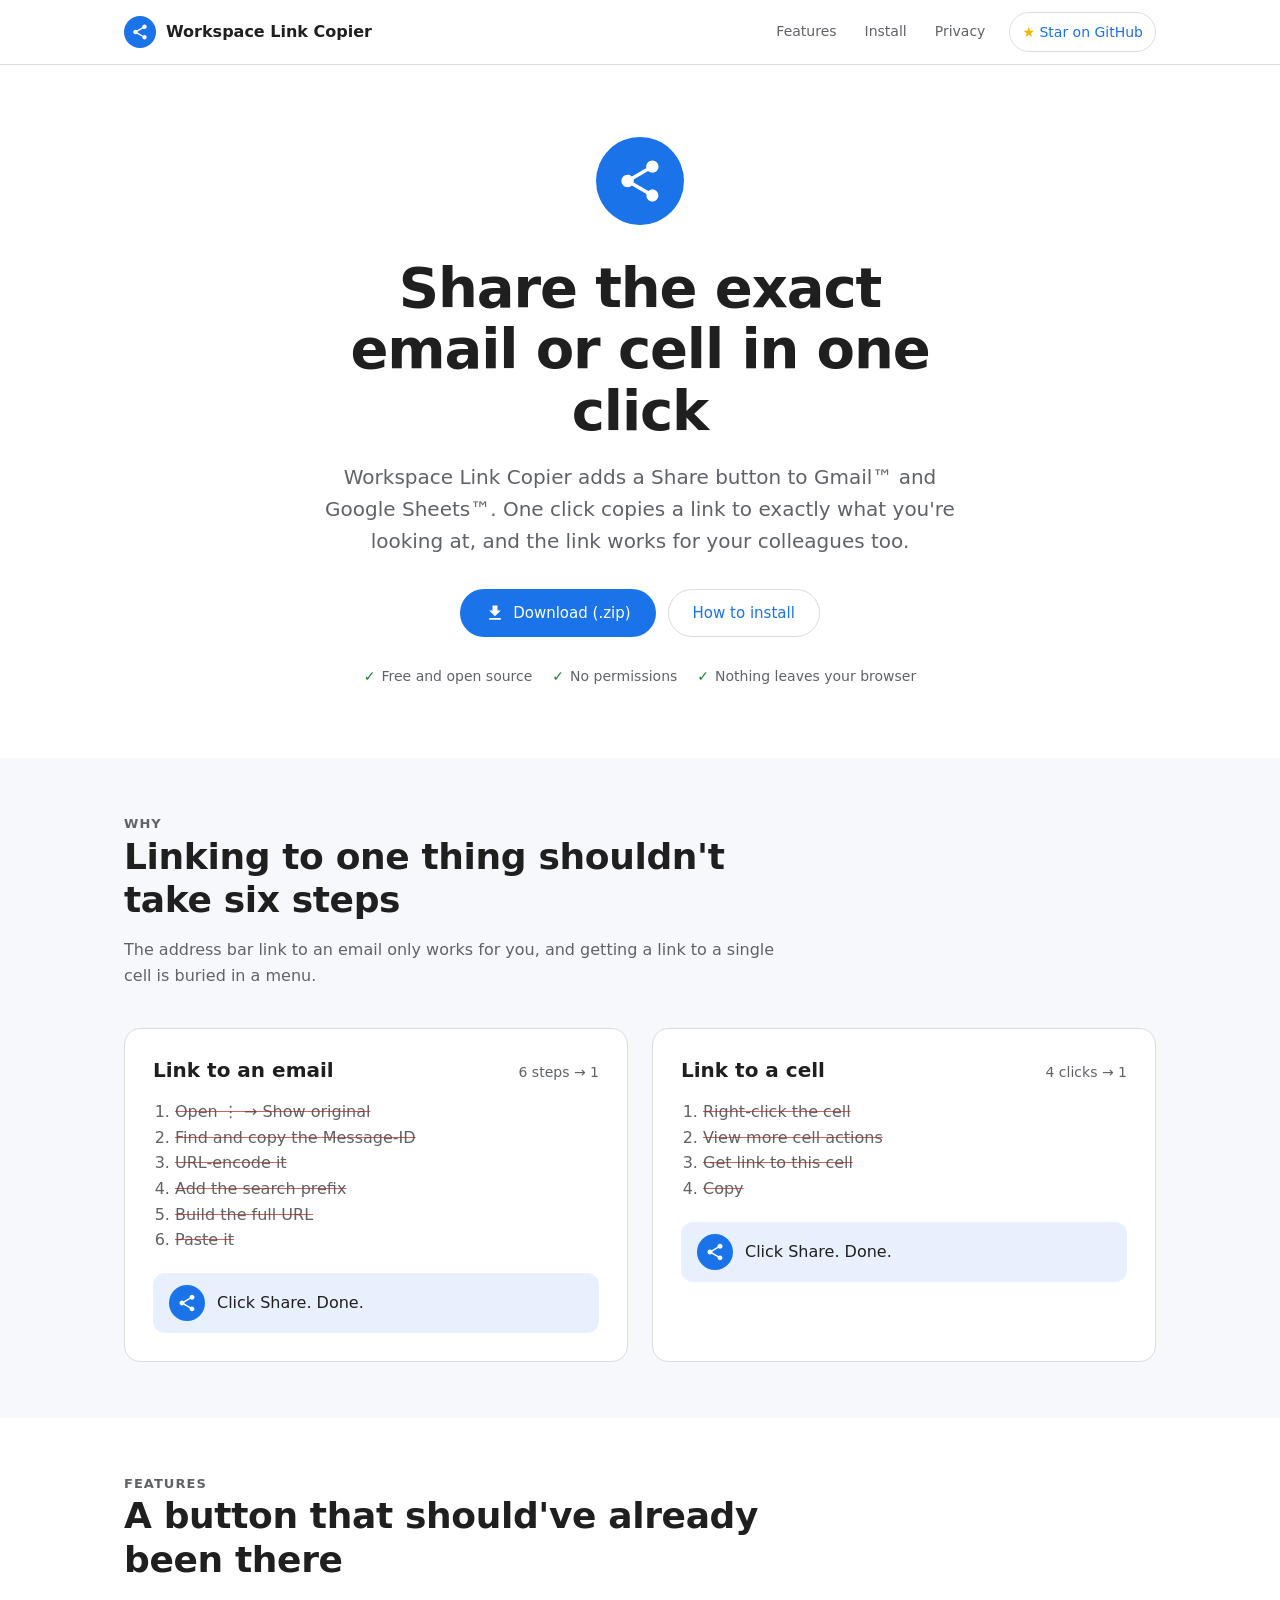
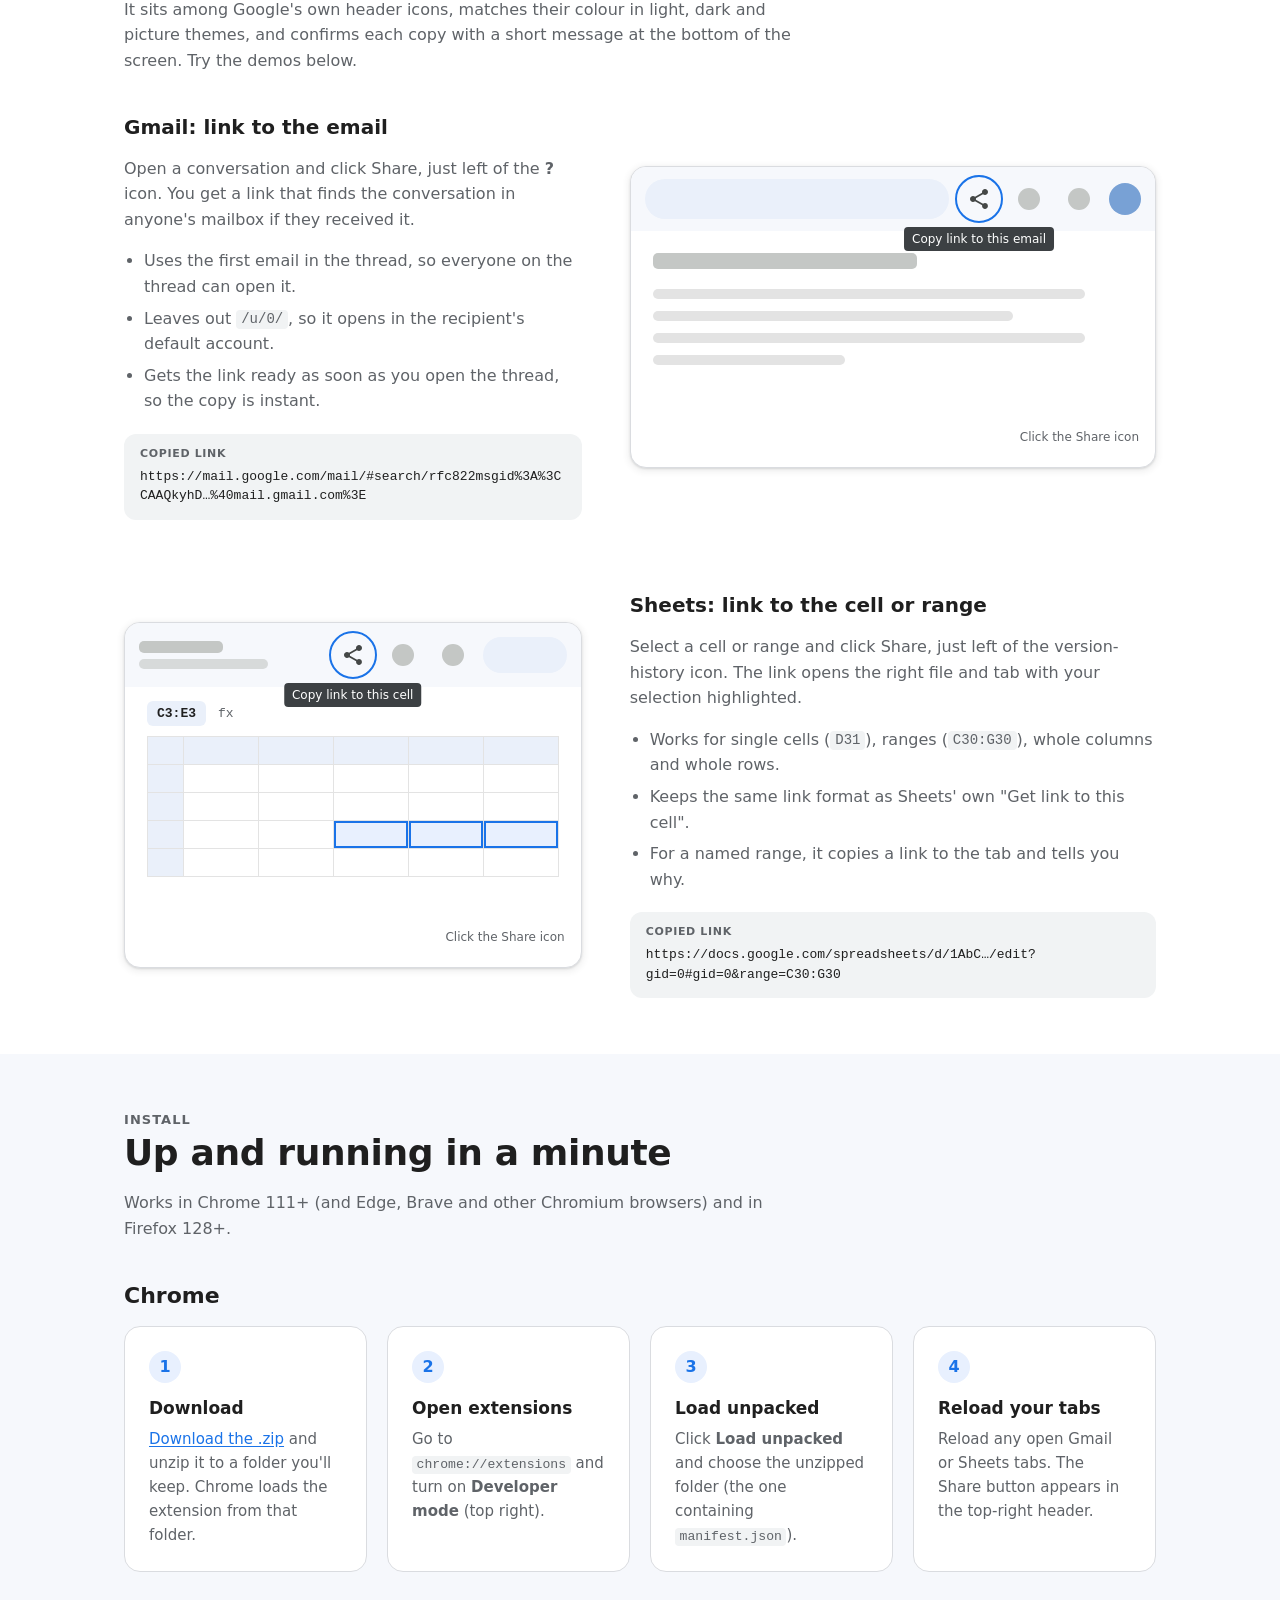
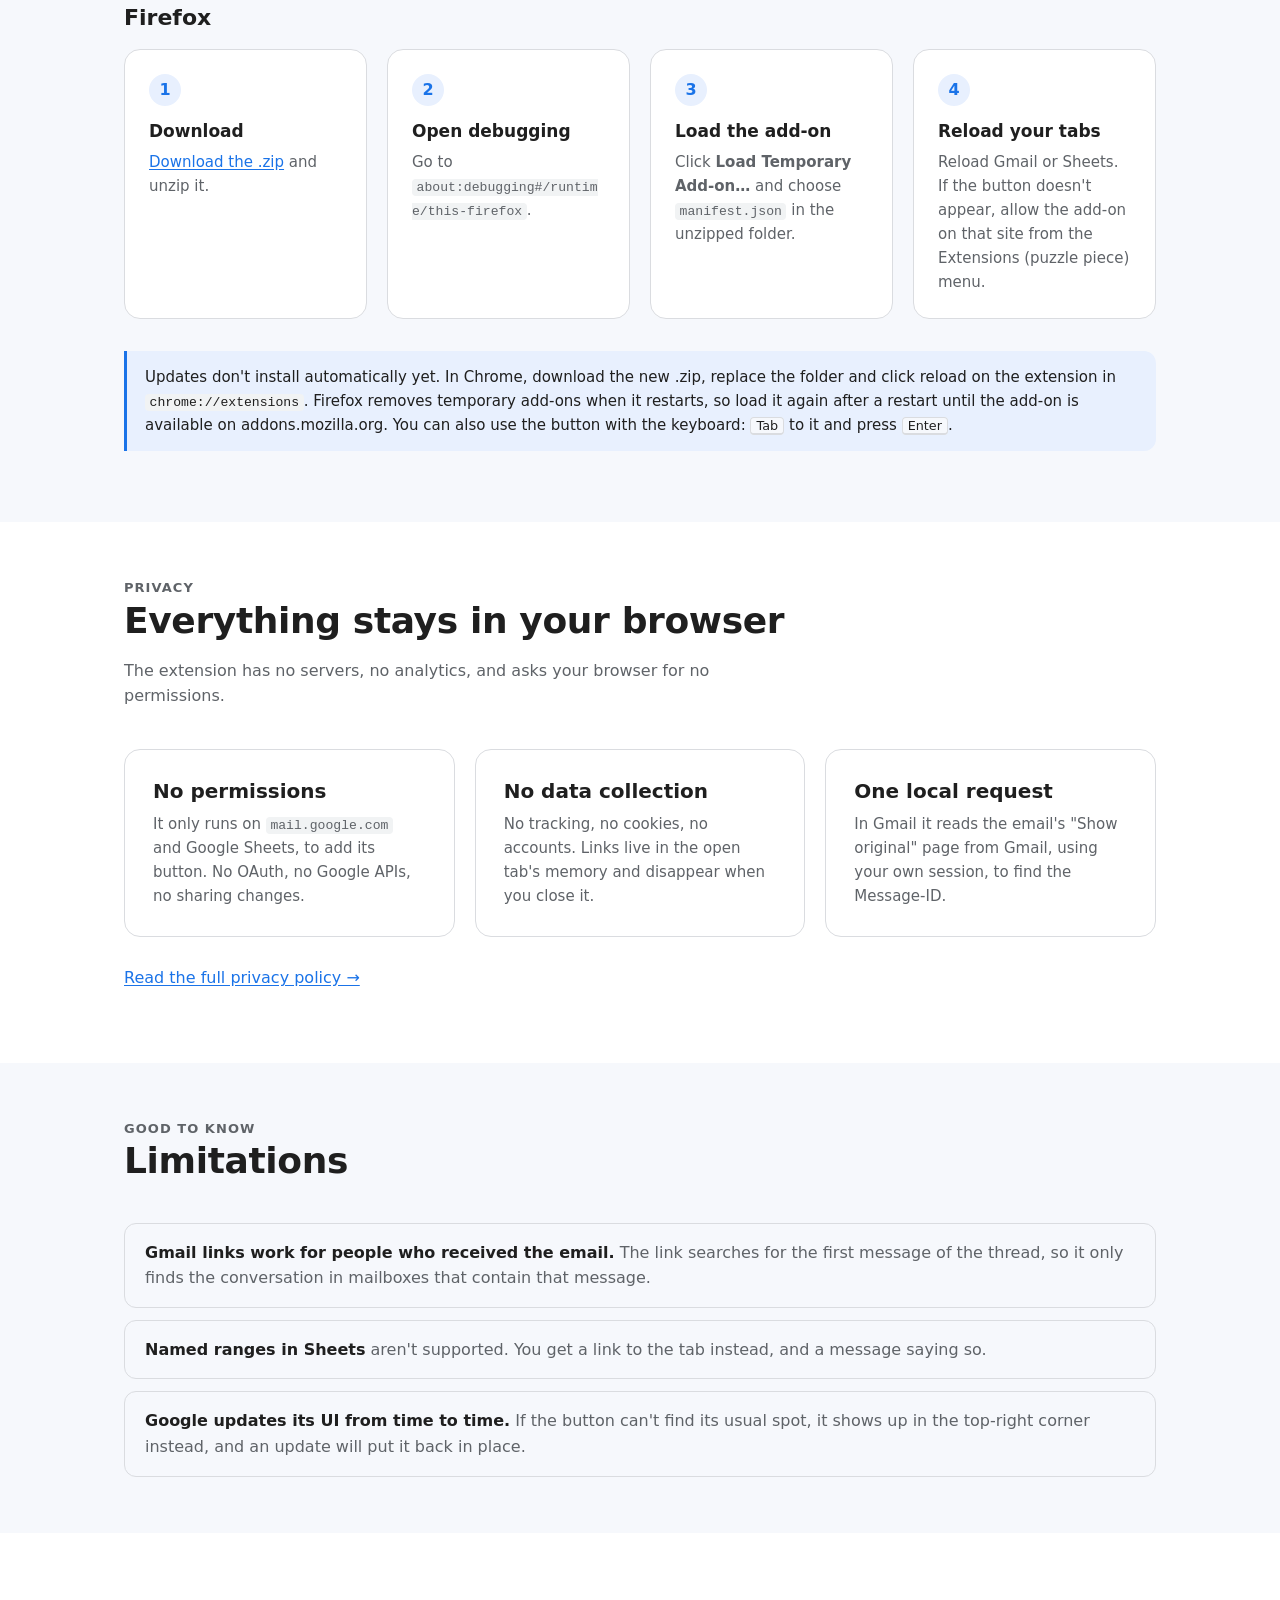
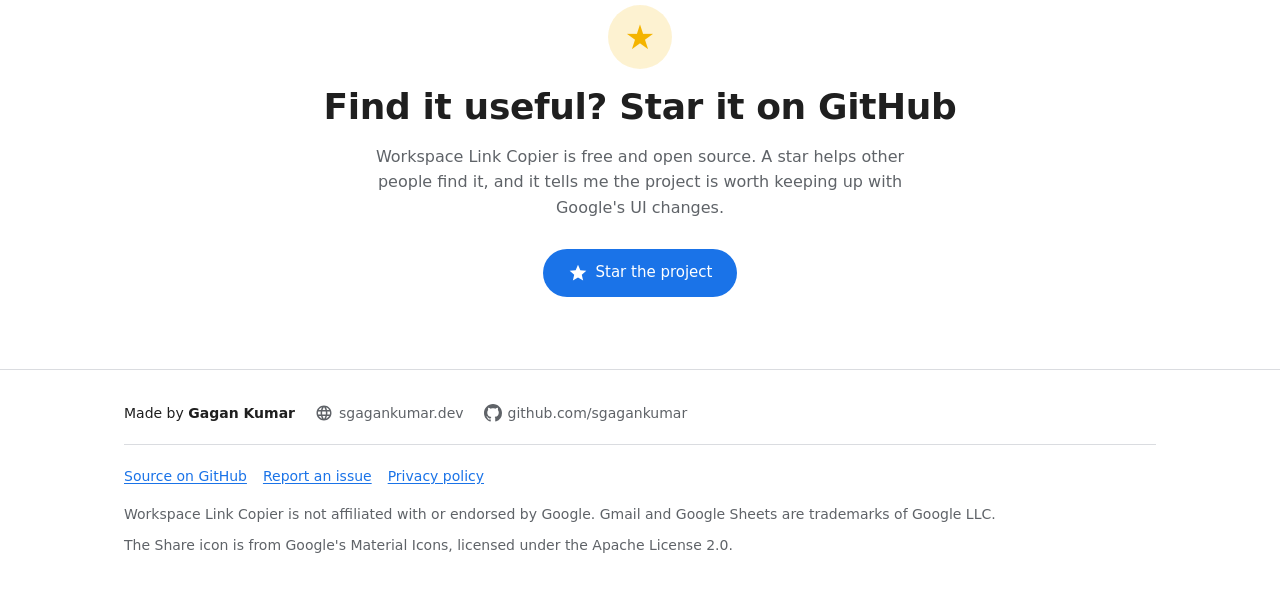
<file: docs/index.html>
<!doctype html>
<html lang="en">
<head>
  <meta charset="utf-8">
  <meta name="viewport" content="width=device-width, initial-scale=1">
  <title>Workspace Link Copier</title>
  <meta name="description" content="Copy Email & Cell Links for Gmail™ and Sheets™ in one click. A free extension for Chrome and Firefox with no permissions; nothing leaves your browser.">
  <meta name="theme-color" content="#1a73e8">
  <link rel="icon" type="image/svg+xml" href="assets/icon.svg">
  <link rel="icon" type="image/png" sizes="32x32" href="assets/favicon-32.png">
  <link rel="apple-touch-icon" href="assets/icon-128.png">
  <meta property="og:type" content="website">
  <meta property="og:title" content="Workspace Link Copier">
  <meta property="og:description" content="Copy Email & Cell Links for Gmail™ and Sheets™ in one click.">
  <meta property="og:url" content="https://sgagankumar.github.io/workspace-link-copier/">
  <meta property="og:image" content="https://sgagankumar.github.io/workspace-link-copier/assets/social-preview.png">
  <meta name="twitter:card" content="summary_large_image">
  <link rel="stylesheet" href="assets/site.css">
</head>
<body>

<header class="nav">
  <div class="wrap">
    <a class="brand" href="./"><img src="assets/icon.svg" alt="" width="32" height="32">Workspace Link Copier</a>
    <nav class="nav-links" aria-label="Main">
      <a href="#features">Features</a>
      <a href="#install">Install</a>
      <a href="privacy.html">Privacy</a>
      <a class="keep nav-star" href="https://github.com/sgagankumar/workspace-link-copier"><span aria-hidden="true">★</span> Star on GitHub</a>
    </nav>
  </div>
</header>

<main>
  <div class="hero">
    <div class="wrap">
      <img class="hero-icon" src="assets/icon.svg" alt="" width="88" height="88">
      <h1>Share the exact email or cell in one click</h1>
      <p class="lede">Workspace Link Copier adds a Share button to Gmail™ and Google Sheets™. One click copies a link to exactly what you're looking at, and the link works for your colleagues too.</p>
      <div class="cta">
        <a class="btn btn-primary" href="https://github.com/sgagankumar/workspace-link-copier/archive/refs/heads/main.zip">
          <svg viewBox="0 0 24 24" aria-hidden="true"><path d="M5 20h14v-2H5v2zm14-11h-4V3H9v6H5l7 7 7-7z"/></svg>
          Download (.zip)
        </a>
        <a class="btn btn-secondary" href="#install">How to install</a>
      </div>
      <ul class="badges">
        <li>Free and open source</li>
        <li>No permissions</li>
        <li>Nothing leaves your browser</li>
      </ul>
    </div>
  </div>

  <section class="section-alt" aria-labelledby="why">
    <div class="wrap">
      <div class="section-head">
        <p class="eyebrow">Why</p>
        <h2 id="why">Linking to one thing shouldn't take six steps</h2>
        <p>The address bar link to an email only works for you, and getting a link to a single cell is buried in a menu.</p>
      </div>
      <div class="compare">
        <div class="card">
          <h3>Link to an email <span class="count">6 steps → 1</span></h3>
          <ol class="steps-old">
            <li>Open ⋮ → Show original</li>
            <li>Find and copy the Message-ID</li>
            <li>URL-encode it</li>
            <li>Add the search prefix</li>
            <li>Build the full URL</li>
            <li>Paste it</li>
          </ol>
          <div class="step-new">
            <span class="glyph"><svg viewBox="0 0 24 24" aria-hidden="true"><path d="M18 16.08c-.76 0-1.44.3-1.96.77L8.91 12.7c.05-.23.09-.46.09-.7s-.04-.47-.09-.7l7.05-4.11c.54.5 1.25.81 2.04.81 1.66 0 3-1.34 3-3s-1.34-3-3-3-3 1.34-3 3c0 .24.04.47.09.7L8.04 9.81C7.5 9.31 6.79 9 6 9c-1.66 0-3 1.34-3 3s1.34 3 3 3c.79 0 1.5-.31 2.04-.81l7.12 4.16c-.05.21-.08.43-.08.65 0 1.61 1.31 2.92 2.92 2.92 1.61 0 2.92-1.31 2.92-2.92s-1.31-2.92-2.92-2.92z"/></svg></span>
            Click Share. Done.
          </div>
        </div>
        <div class="card">
          <h3>Link to a cell <span class="count">4 clicks → 1</span></h3>
          <ol class="steps-old">
            <li>Right-click the cell</li>
            <li>View more cell actions</li>
            <li>Get link to this cell</li>
            <li>Copy</li>
          </ol>
          <div class="step-new">
            <span class="glyph"><svg viewBox="0 0 24 24" aria-hidden="true"><path d="M18 16.08c-.76 0-1.44.3-1.96.77L8.91 12.7c.05-.23.09-.46.09-.7s-.04-.47-.09-.7l7.05-4.11c.54.5 1.25.81 2.04.81 1.66 0 3-1.34 3-3s-1.34-3-3-3-3 1.34-3 3c0 .24.04.47.09.7L8.04 9.81C7.5 9.31 6.79 9 6 9c-1.66 0-3 1.34-3 3s1.34 3 3 3c.79 0 1.5-.31 2.04-.81l7.12 4.16c-.05.21-.08.43-.08.65 0 1.61 1.31 2.92 2.92 2.92 1.61 0 2.92-1.31 2.92-2.92s-1.31-2.92-2.92-2.92z"/></svg></span>
            Click Share. Done.
          </div>
        </div>
      </div>
    </div>
  </section>

  <section id="features" aria-labelledby="features-title">
    <div class="wrap">
      <div class="section-head">
        <p class="eyebrow">Features</p>
        <h2 id="features-title">A button that should've already been there</h2>
        <p>It sits among Google's own header icons, matches their colour in light, dark and picture themes, and confirms each copy with a short message at the bottom of the screen. Try the demos below.</p>
      </div>

      <div class="feature">
        <div class="feature-copy">
          <h3>Gmail: link to the email</h3>
          <p>Open a conversation and click Share, just left of the <strong>?</strong> icon. You get a link that finds the conversation in anyone's mailbox if they received it.</p>
          <ul>
            <li>Uses the first email in the thread, so everyone on the thread can open it.</li>
            <li>Leaves out <code>/u/0/</code>, so it opens in the recipient's default account.</li>
            <li>Gets the link ready as soon as you open the thread, so the copy is instant.</li>
          </ul>
          <div class="link-sample"><span>Copied link</span>https://mail.google.com/mail/#search/rfc822msgid%3A%3CCAAQkyhD…%40mail.gmail.com%3E</div>
        </div>
        <div class="mock" data-demo>
          <div class="mock-bar">
            <div class="mock-pill"></div>
            <button class="demo-share" type="button" aria-label="Demo: copy link to this email">
              <svg viewBox="0 0 24 24" aria-hidden="true"><path d="M18 16.08c-.76 0-1.44.3-1.96.77L8.91 12.7c.05-.23.09-.46.09-.7s-.04-.47-.09-.7l7.05-4.11c.54.5 1.25.81 2.04.81 1.66 0 3-1.34 3-3s-1.34-3-3-3-3 1.34-3 3c0 .24.04.47.09.7L8.04 9.81C7.5 9.31 6.79 9 6 9c-1.66 0-3 1.34-3 3s1.34 3 3 3c.79 0 1.5-.31 2.04-.81l7.12 4.16c-.05.21-.08.43-.08.65 0 1.61 1.31 2.92 2.92 2.92 1.61 0 2.92-1.31 2.92-2.92s-1.31-2.92-2.92-2.92z"/></svg>
              <span class="mock-tooltip">Copy link to this email</span>
            </button>
            <span class="mock-dot"></span>
            <span class="mock-dot"></span>
            <span class="mock-avatar"></span>
          </div>
          <div class="mock-body">
            <div class="mock-line head"></div>
            <div class="mock-line w90"></div>
            <div class="mock-line w75"></div>
            <div class="mock-line w90"></div>
            <div class="mock-line w40"></div>
          </div>
          <div class="mock-snackbar" role="status" hidden>Link to email copied</div>
          <span class="mock-hint">Click the Share icon</span>
        </div>
      </div>

      <div class="feature flip">
        <div class="feature-copy">
          <h3>Sheets: link to the cell or range</h3>
          <p>Select a cell or range and click Share, just left of the version-history icon. The link opens the right file and tab with your selection highlighted.</p>
          <ul>
            <li>Works for single cells (<code>D31</code>), ranges (<code>C30:G30</code>), whole columns and whole rows.</li>
            <li>Keeps the same link format as Sheets' own "Get link to this cell".</li>
            <li>For a named range, it copies a link to the tab and tells you why.</li>
          </ul>
          <div class="link-sample"><span>Copied link</span>https://docs.google.com/spreadsheets/d/1AbC…/edit?gid=0#gid=0&amp;range=C30:G30</div>
        </div>
        <div class="mock" data-demo>
          <div class="mock-bar">
            <div class="mock-title"><i></i><i></i></div>
            <button class="demo-share" type="button" aria-label="Demo: copy link to this cell">
              <svg viewBox="0 0 24 24" aria-hidden="true"><path d="M18 16.08c-.76 0-1.44.3-1.96.77L8.91 12.7c.05-.23.09-.46.09-.7s-.04-.47-.09-.7l7.05-4.11c.54.5 1.25.81 2.04.81 1.66 0 3-1.34 3-3s-1.34-3-3-3-3 1.34-3 3c0 .24.04.47.09.7L8.04 9.81C7.5 9.31 6.79 9 6 9c-1.66 0-3 1.34-3 3s1.34 3 3 3c.79 0 1.5-.31 2.04-.81l7.12 4.16c-.05.21-.08.43-.08.65 0 1.61 1.31 2.92 2.92 2.92 1.61 0 2.92-1.31 2.92-2.92s-1.31-2.92-2.92-2.92z"/></svg>
              <span class="mock-tooltip">Copy link to this cell</span>
            </button>
            <span class="mock-dot"></span>
            <span class="mock-dot"></span>
            <span class="mock-chip"></span>
          </div>
          <div class="mock-namebox"><b>C3:E3</b><span>fx</span></div>
          <div class="mock-grid" aria-hidden="true">
            <div class="hdr"></div><div class="hdr"></div><div class="hdr"></div><div class="hdr"></div><div class="hdr"></div><div class="hdr"></div>
            <div class="hdr"></div><div></div><div></div><div></div><div></div><div></div>
            <div class="hdr"></div><div></div><div></div><div></div><div></div><div></div>
            <div class="hdr"></div><div></div><div></div><div class="sel"></div><div class="sel"></div><div class="sel"></div>
            <div class="hdr"></div><div></div><div></div><div></div><div></div><div></div>
          </div>
          <div class="mock-snackbar" role="status" hidden>Link to C3:E3 copied</div>
          <span class="mock-hint">Click the Share icon</span>
        </div>
      </div>
    </div>
  </section>

  <section id="install" class="section-alt" aria-labelledby="install-title">
    <div class="wrap">
      <div class="section-head">
        <p class="eyebrow">Install</p>
        <h2 id="install-title">Up and running in a minute</h2>
        <p>Works in Chrome 111+ (and Edge, Brave and other Chromium browsers) and in Firefox 128+.</p>
      </div>
      <h3 class="browser-head">Chrome</h3>
      <ol class="steps">
        <li>
          <h3>Download</h3>
          <p><a href="https://github.com/sgagankumar/workspace-link-copier/archive/refs/heads/main.zip">Download the .zip</a> and unzip it to a folder you'll keep. Chrome loads the extension from that folder.</p>
        </li>
        <li>
          <h3>Open extensions</h3>
          <p>Go to <code>chrome://extensions</code> and turn on <strong>Developer mode</strong> (top right).</p>
        </li>
        <li>
          <h3>Load unpacked</h3>
          <p>Click <strong>Load unpacked</strong> and choose the unzipped folder (the one containing <code>manifest.json</code>).</p>
        </li>
        <li>
          <h3>Reload your tabs</h3>
          <p>Reload any open Gmail or Sheets tabs. The Share button appears in the top-right header.</p>
        </li>
      </ol>

      <h3 class="browser-head">Firefox</h3>
      <ol class="steps">
        <li>
          <h3>Download</h3>
          <p><a href="https://github.com/sgagankumar/workspace-link-copier/archive/refs/heads/main.zip">Download the .zip</a> and unzip it.</p>
        </li>
        <li>
          <h3>Open debugging</h3>
          <p>Go to <code>about:debugging#/runtime/this-firefox</code>.</p>
        </li>
        <li>
          <h3>Load the add-on</h3>
          <p>Click <strong>Load Temporary Add-on…</strong> and choose <code>manifest.json</code> in the unzipped folder.</p>
        </li>
        <li>
          <h3>Reload your tabs</h3>
          <p>Reload Gmail or Sheets. If the button doesn't appear, allow the add-on on that site from the Extensions (puzzle piece) menu.</p>
        </li>
      </ol>

      <p class="note">Updates don't install automatically yet. In Chrome, download the new .zip, replace the folder and click reload on the extension in <code>chrome://extensions</code>. Firefox removes temporary add-ons when it restarts, so load it again after a restart until the add-on is available on addons.mozilla.org. You can also use the button with the keyboard: <kbd>Tab</kbd> to it and press <kbd>Enter</kbd>.</p>
    </div>
  </section>

  <section aria-labelledby="privacy-title">
    <div class="wrap">
      <div class="section-head">
        <p class="eyebrow">Privacy</p>
        <h2 id="privacy-title">Everything stays in your browser</h2>
        <p>The extension has no servers, no analytics, and asks your browser for no permissions.</p>
      </div>
      <div class="pillars">
        <div class="card">
          <h3>No permissions</h3>
          <p>It only runs on <code>mail.google.com</code> and Google Sheets, to add its button. No OAuth, no Google APIs, no sharing changes.</p>
        </div>
        <div class="card">
          <h3>No data collection</h3>
          <p>No tracking, no cookies, no accounts. Links live in the open tab's memory and disappear when you close it.</p>
        </div>
        <div class="card">
          <h3>One local request</h3>
          <p>In Gmail it reads the email's "Show original" page from Gmail, using your own session, to find the Message-ID.</p>
        </div>
      </div>
      <p><a href="privacy.html">Read the full privacy policy →</a></p>
    </div>
  </section>

  <section class="section-alt" aria-labelledby="limits-title">
    <div class="wrap">
      <div class="section-head">
        <p class="eyebrow">Good to know</p>
        <h2 id="limits-title">Limitations</h2>
      </div>
      <ul class="limits">
        <li><strong>Gmail links work for people who received the email.</strong> The link searches for the first message of the thread, so it only finds the conversation in mailboxes that contain that message.</li>
        <li><strong>Named ranges in Sheets</strong> aren't supported. You get a link to the tab instead, and a message saying so.</li>
        <li><strong>Google updates its UI from time to time.</strong> If the button can't find its usual spot, it shows up in the top-right corner instead, and an update will put it back in place.</li>
      </ul>
    </div>
  </section>

  <section class="star-cta" aria-labelledby="star-title">
    <div class="wrap">
      <span class="star-glyph" aria-hidden="true">★</span>
      <h2 id="star-title">Find it useful? Star it on GitHub</h2>
      <p>Workspace Link Copier is free and open source. A star helps other people find it, and it tells me the project is worth keeping up with Google's UI changes.</p>
      <a class="btn btn-primary" href="https://github.com/sgagankumar/workspace-link-copier">
        <svg viewBox="0 0 24 24" aria-hidden="true"><path d="M12 17.27 18.18 21l-1.64-7.03L22 9.24l-7.19-.61L12 2 9.19 8.63 2 9.24l5.46 4.73L5.82 21z"/></svg>
        Star the project
      </a>
    </div>
  </section>
</main>

<footer>
  <div class="wrap">
    <div class="dev">
      <span>Made by <strong>Gagan Kumar</strong></span>
      <a href="https://sgagankumar.dev"><svg viewBox="0 0 24 24" aria-hidden="true"><path d="M11.99 2C6.47 2 2 6.48 2 12s4.47 10 9.99 10C17.52 22 22 17.52 22 12S17.52 2 11.99 2zm6.93 6h-2.95c-.32-1.25-.78-2.45-1.38-3.56 1.84.63 3.37 1.91 4.33 3.56zM12 4.04c.83 1.2 1.48 2.53 1.91 3.96h-3.82c.43-1.43 1.08-2.76 1.91-3.96zM4.26 14C4.1 13.36 4 12.69 4 12s.1-1.36.26-2h3.38c-.08.66-.14 1.32-.14 2 0 .68.06 1.34.14 2H4.26zm.82 2h2.95c.32 1.25.78 2.45 1.38 3.56-1.84-.63-3.37-1.9-4.33-3.56zm2.95-8H5.08c.96-1.66 2.49-2.93 4.33-3.56C8.81 5.55 8.35 6.75 8.03 8zM12 19.96c-.83-1.2-1.48-2.53-1.91-3.96h3.82c-.43 1.43-1.08 2.76-1.91 3.96zM14.34 14H9.66c-.09-.66-.16-1.32-.16-2 0-.68.07-1.35.16-2h4.68c.09.65.16 1.32.16 2 0 .68-.07 1.34-.16 2zm.25 5.56c.6-1.11 1.06-2.31 1.38-3.56h2.95c-.96 1.65-2.49 2.93-4.33 3.56zM16.36 14c.08-.66.14-1.32.14-2 0-.68-.06-1.34-.14-2h3.38c.16.64.26 1.31.26 2s-.1 1.36-.26 2h-3.38z"/></svg>sgagankumar.dev</a>
      <a href="https://github.com/sgagankumar"><svg viewBox="0 0 16 16" aria-hidden="true"><path d="M8 0C3.58 0 0 3.58 0 8c0 3.54 2.29 6.53 5.47 7.59.4.07.55-.17.55-.38 0-.19-.01-.82-.01-1.49-2.01.37-2.53-.49-2.69-.94-.09-.23-.48-.94-.82-1.13-.28-.15-.68-.52-.01-.53.63-.01 1.08.58 1.23.82.72 1.21 1.87.87 2.33.66.07-.52.28-.87.51-1.07-1.78-.2-3.64-.89-3.64-3.95 0-.87.31-1.59.82-2.15-.08-.2-.36-1.02.08-2.12 0 0 .67-.21 2.2.82.64-.18 1.32-.27 2-.27.68 0 1.36.09 2 .27 1.53-1.04 2.2-.82 2.2-.82.44 1.1.16 1.92.08 2.12.51.56.82 1.27.82 2.15 0 3.07-1.87 3.75-3.65 3.95.29.25.54.73.54 1.48 0 1.07-.01 1.93-.01 2.2 0 .21.15.46.55.38A8.013 8.013 0 0016 8c0-4.42-3.58-8-8-8z"/></svg>github.com/sgagankumar</a>
    </div>
    <nav aria-label="Footer">
      <a href="https://github.com/sgagankumar/workspace-link-copier">Source on GitHub</a>
      <a href="https://github.com/sgagankumar/workspace-link-copier/issues">Report an issue</a>
      <a href="privacy.html">Privacy policy</a>
    </nav>
    <p>Workspace Link Copier is not affiliated with or endorsed by Google. Gmail and Google Sheets are trademarks of Google LLC.</p>
    <p>The Share icon is from Google's Material Icons, licensed under the Apache License 2.0.</p>
  </div>
</footer>

<script>
  // Demo mocks: clicking the Share icon shows the snackbar, like the real extension.
  for (const mock of document.querySelectorAll('[data-demo]')) {
    const button = mock.querySelector('.demo-share');
    const snackbar = mock.querySelector('.mock-snackbar');
    const hint = mock.querySelector('.mock-hint');
    let timer = 0;
    button.addEventListener('click', () => {
      clearTimeout(timer);
      snackbar.hidden = false;
      if (hint) hint.remove();
      timer = setTimeout(() => { snackbar.hidden = true; }, 4000);
    });
  }
</script>
</body>
</html>
</file>
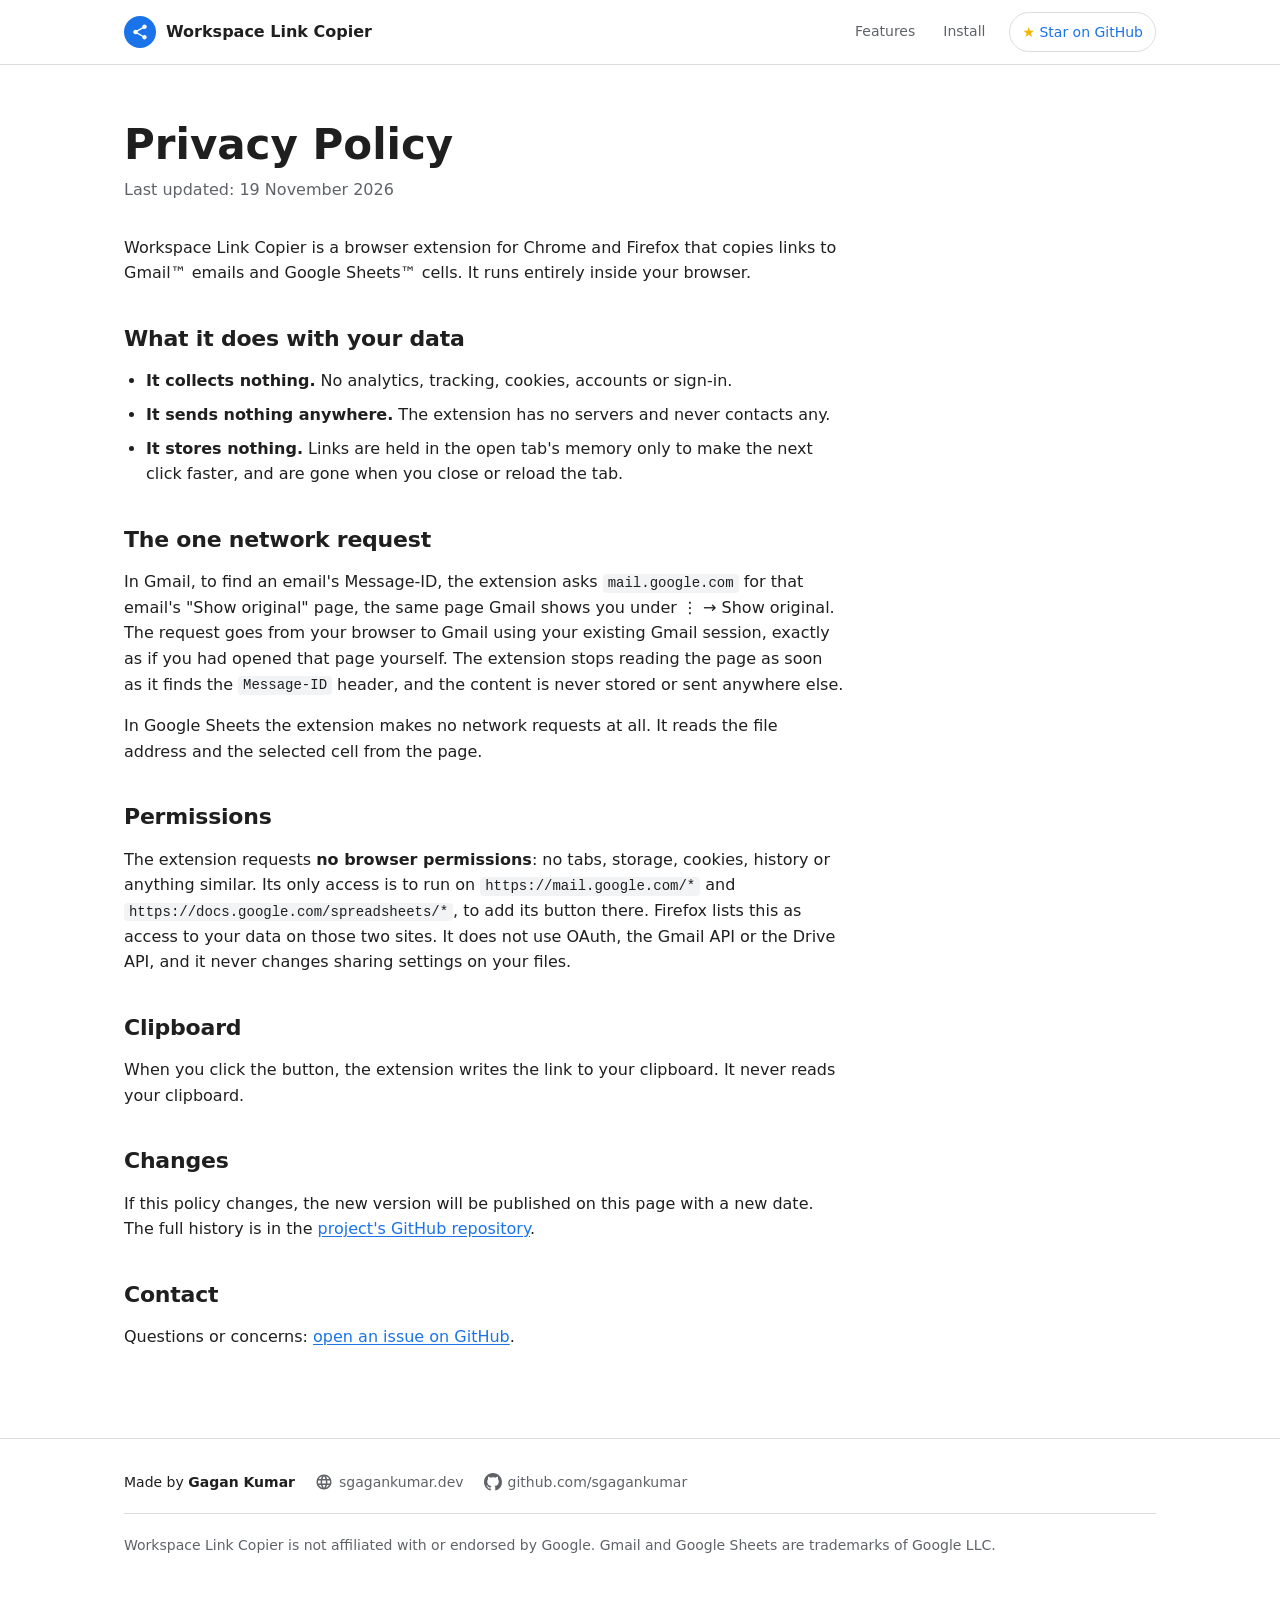
<file: docs/privacy.html>
<!doctype html>
<html lang="en">
<head>
  <meta charset="utf-8">
  <meta name="viewport" content="width=device-width, initial-scale=1">
  <title>Privacy Policy · Workspace Link Copier</title>
  <meta name="description" content="Workspace Link Copier collects no data, sends nothing anywhere and requests no browser permissions.">
  <meta name="theme-color" content="#1a73e8">
  <link rel="icon" type="image/svg+xml" href="assets/icon.svg">
  <link rel="icon" type="image/png" sizes="32x32" href="assets/favicon-32.png">
  <link rel="stylesheet" href="assets/site.css">
</head>
<body>

<header class="nav">
  <div class="wrap">
    <a class="brand" href="./"><img src="assets/icon.svg" alt="" width="32" height="32">Workspace Link Copier</a>
    <nav class="nav-links" aria-label="Main">
      <a href="./#features">Features</a>
      <a href="./#install">Install</a>
      <a class="keep nav-star" href="https://github.com/sgagankumar/workspace-link-copier"><span aria-hidden="true">★</span> Star on GitHub</a>
    </nav>
  </div>
</header>

<main class="wrap">
  <article class="prose">
    <h1>Privacy Policy</h1>
    <p class="updated">Last updated: 19 November 2026</p>

    <p>Workspace Link Copier is a browser extension for Chrome and Firefox that copies links to Gmail™ emails and Google Sheets™ cells. It runs entirely inside your browser.</p>

    <h2>What it does with your data</h2>
    <ul>
      <li><strong>It collects nothing.</strong> No analytics, tracking, cookies, accounts or sign-in.</li>
      <li><strong>It sends nothing anywhere.</strong> The extension has no servers and never contacts any.</li>
      <li><strong>It stores nothing.</strong> Links are held in the open tab's memory only to make the next click faster, and are gone when you close or reload the tab.</li>
    </ul>

    <h2>The one network request</h2>
    <p>In Gmail, to find an email's Message-ID, the extension asks <code>mail.google.com</code> for that email's "Show original" page, the same page Gmail shows you under ⋮ → Show original. The request goes from your browser to Gmail using your existing Gmail session, exactly as if you had opened that page yourself. The extension stops reading the page as soon as it finds the <code>Message-ID</code> header, and the content is never stored or sent anywhere else.</p>
    <p>In Google Sheets the extension makes no network requests at all. It reads the file address and the selected cell from the page.</p>

    <h2>Permissions</h2>
    <p>The extension requests <strong>no browser permissions</strong>: no tabs, storage, cookies, history or anything similar. Its only access is to run on <code>https://mail.google.com/*</code> and <code>https://docs.google.com/spreadsheets/*</code>, to add its button there. Firefox lists this as access to your data on those two sites. It does not use OAuth, the Gmail API or the Drive API, and it never changes sharing settings on your files.</p>

    <h2>Clipboard</h2>
    <p>When you click the button, the extension writes the link to your clipboard. It never reads your clipboard.</p>

    <h2>Changes</h2>
    <p>If this policy changes, the new version will be published on this page with a new date. The full history is in the <a href="https://github.com/sgagankumar/workspace-link-copier/commits/main/PRIVACY.md">project's GitHub repository</a>.</p>

    <h2>Contact</h2>
    <p>Questions or concerns: <a href="https://github.com/sgagankumar/workspace-link-copier/issues">open an issue on GitHub</a>.</p>
  </article>
</main>

<footer>
  <div class="wrap">
    <div class="dev">
      <span>Made by <strong>Gagan Kumar</strong></span>
      <a href="https://sgagankumar.dev"><svg viewBox="0 0 24 24" aria-hidden="true"><path d="M11.99 2C6.47 2 2 6.48 2 12s4.47 10 9.99 10C17.52 22 22 17.52 22 12S17.52 2 11.99 2zm6.93 6h-2.95c-.32-1.25-.78-2.45-1.38-3.56 1.84.63 3.37 1.91 4.33 3.56zM12 4.04c.83 1.2 1.48 2.53 1.91 3.96h-3.82c.43-1.43 1.08-2.76 1.91-3.96zM4.26 14C4.1 13.36 4 12.69 4 12s.1-1.36.26-2h3.38c-.08.66-.14 1.32-.14 2 0 .68.06 1.34.14 2H4.26zm.82 2h2.95c.32 1.25.78 2.45 1.38 3.56-1.84-.63-3.37-1.9-4.33-3.56zm2.95-8H5.08c.96-1.66 2.49-2.93 4.33-3.56C8.81 5.55 8.35 6.75 8.03 8zM12 19.96c-.83-1.2-1.48-2.53-1.91-3.96h3.82c-.43 1.43-1.08 2.76-1.91 3.96zM14.34 14H9.66c-.09-.66-.16-1.32-.16-2 0-.68.07-1.35.16-2h4.68c.09.65.16 1.32.16 2 0 .68-.07 1.34-.16 2zm.25 5.56c.6-1.11 1.06-2.31 1.38-3.56h2.95c-.96 1.65-2.49 2.93-4.33 3.56zM16.36 14c.08-.66.14-1.32.14-2 0-.68-.06-1.34-.14-2h3.38c.16.64.26 1.31.26 2s-.1 1.36-.26 2h-3.38z"/></svg>sgagankumar.dev</a>
      <a href="https://github.com/sgagankumar"><svg viewBox="0 0 16 16" aria-hidden="true"><path d="M8 0C3.58 0 0 3.58 0 8c0 3.54 2.29 6.53 5.47 7.59.4.07.55-.17.55-.38 0-.19-.01-.82-.01-1.49-2.01.37-2.53-.49-2.69-.94-.09-.23-.48-.94-.82-1.13-.28-.15-.68-.52-.01-.53.63-.01 1.08.58 1.23.82.72 1.21 1.87.87 2.33.66.07-.52.28-.87.51-1.07-1.78-.2-3.64-.89-3.64-3.95 0-.87.31-1.59.82-2.15-.08-.2-.36-1.02.08-2.12 0 0 .67-.21 2.2.82.64-.18 1.32-.27 2-.27.68 0 1.36.09 2 .27 1.53-1.04 2.2-.82 2.2-.82.44 1.1.16 1.92.08 2.12.51.56.82 1.27.82 2.15 0 3.07-1.87 3.75-3.65 3.95.29.25.54.73.54 1.48 0 1.07-.01 1.93-.01 2.2 0 .21.15.46.55.38A8.013 8.013 0 0016 8c0-4.42-3.58-8-8-8z"/></svg>github.com/sgagankumar</a>
    </div>
    <p>Workspace Link Copier is not affiliated with or endorsed by Google. Gmail and Google Sheets are trademarks of Google LLC.</p>
  </div>
</footer>
</body>
</html>
</file>
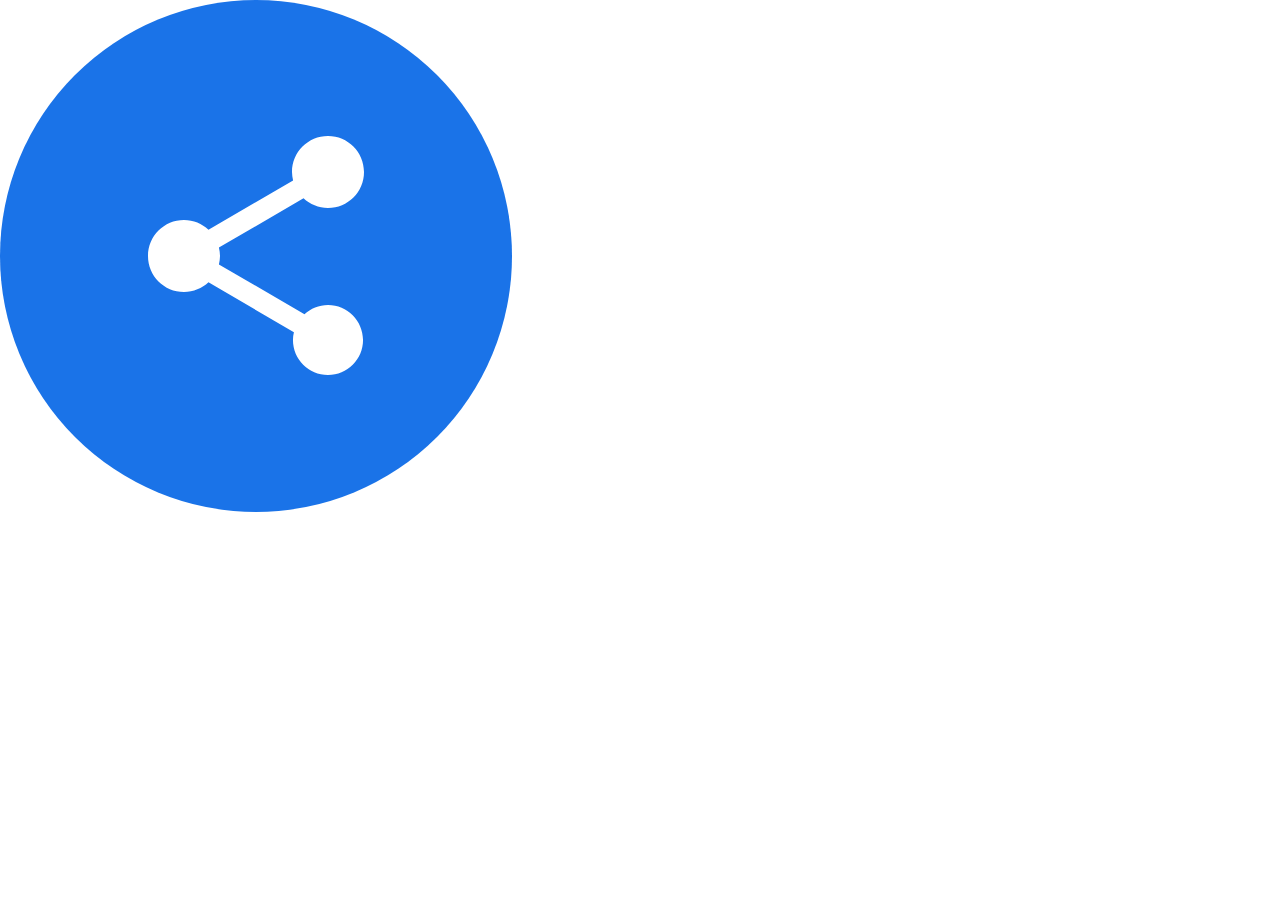
<file: store/src/logo.html>
<!doctype html>
<html lang="en"><head><meta charset="utf-8"><title>Logo</title>
<link rel="stylesheet" href="store.css">
<script>
  // #mark = 512x512 icon; #lockup = icon + wordmark (dark text); #lockup-white = for dark backgrounds.
  document.documentElement.dataset.variant = (location.hash || '#mark').slice(1);
</script>
<style>
  html, body { background: transparent; }
  .mark, .lockup-wrap { display: none; }
  [data-variant="mark"] .mark { display: block; width: 512px; height: 512px; }
  [data-variant^="lockup"] .lockup-wrap { display: flex; align-items: center; width: 1200px; height: 300px; padding: 0 40px; box-sizing: border-box; }
  .lockup-wrap .lockup { gap: 36px; font-family: var(--font); font-size: 84px; color: #1f1f1f; }
  [data-variant="lockup-white"] .lockup-wrap .lockup { color: #ffffff; }
</style></head>
<body>
  <img class="mark" src="../../icons/icon.svg" alt="">
  <div class="lockup-wrap"><div class="lockup"><img src="../../icons/icon.svg" width="168" height="168" alt="">Workspace Link Copier</div></div>
</body></html>
</file>
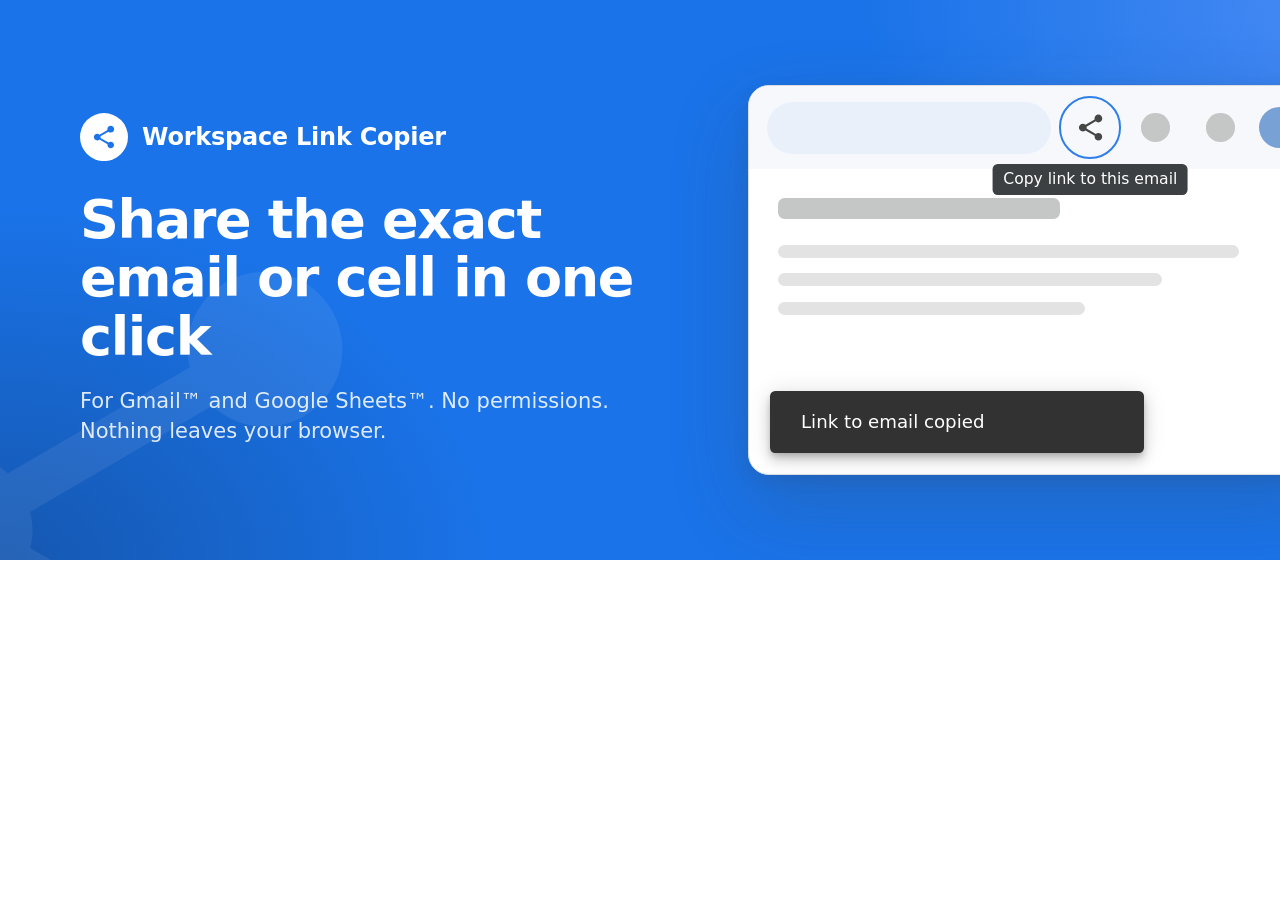
<file: store/src/promo-marquee.html>
<!doctype html>
<html lang="en"><head><meta charset="utf-8"><title>Marquee / social preview</title>
<link rel="stylesheet" href="../../docs/assets/site.css"><link rel="stylesheet" href="store.css">
<script>
  // Same layout at two sizes: default 1400x560 (Web Store marquee), #social = 1280x640 (Open Graph / GitHub).
  document.documentElement.dataset.size = location.hash === '#social' ? 'social' : 'marquee';
</script>
<style>
  [data-size="marquee"] .canvas { width:1400px; height:560px; }
  [data-size="social"] .canvas { width:1280px; height:640px; }
  .text { position:absolute; left:80px; top:50%; transform:translateY(-50%); width:560px; }
  [data-size="social"] .text { width:520px; }
  .shot { position:absolute; right:80px; top:50%; transform:translateY(-50%); }
  [data-size="social"] .shot { right:60px; }
</style></head>
<body>
<div class="canvas blue">
  <svg class="motif" style="width:620px;height:620px;left:-200px;bottom:-280px;opacity:.07" viewBox="0 0 24 24"><path d="M18 16.08c-.76 0-1.44.3-1.96.77L8.91 12.7c.05-.23.09-.46.09-.7s-.04-.47-.09-.7l7.05-4.11c.54.5 1.25.81 2.04.81 1.66 0 3-1.34 3-3s-1.34-3-3-3-3 1.34-3 3c0 .24.04.47.09.7L8.04 9.81C7.5 9.31 6.79 9 6 9c-1.66 0-3 1.34-3 3s1.34 3 3 3c.79 0 1.5-.31 2.04-.81l7.12 4.16c-.05.21-.08.43-.08.65 0 1.61 1.31 2.92 2.92 2.92 1.61 0 2.92-1.31 2.92-2.92s-1.31-2.92-2.92-2.92z"/></svg>
  <div class="text">
    <div class="lockup" style="font-size:24px">
      <svg width="48" height="48" viewBox="0 0 128 128"><circle cx="64" cy="64" r="64" fill="#fff"/><g transform="translate(28 28) scale(3)"><path fill="#1a73e8" d="M18 16.08c-.76 0-1.44.3-1.96.77L8.91 12.7c.05-.23.09-.46.09-.7s-.04-.47-.09-.7l7.05-4.11c.54.5 1.25.81 2.04.81 1.66 0 3-1.34 3-3s-1.34-3-3-3-3 1.34-3 3c0 .24.04.47.09.7L8.04 9.81C7.5 9.31 6.79 9 6 9c-1.66 0-3 1.34-3 3s1.34 3 3 3c.79 0 1.5-.31 2.04-.81l7.12 4.16c-.05.21-.08.43-.08.65 0 1.61 1.31 2.92 2.92 2.92 1.61 0 2.92-1.31 2.92-2.92s-1.31-2.92-2.92-2.92z"/></g></svg>
      Workspace Link Copier
    </div>
    <h1 class="headline" style="font-size:54px;margin-top:30px">Share the exact email or cell in one click</h1>
    <p class="sub" style="font-size:21px">For Gmail™ and Google Sheets™. No permissions. Nothing leaves your browser.</p>
  </div>
  <div class="shot">
    <div class="mock-zoom" style="position:static;zoom:1.3;width:440px">
      <div class="mock">
        <div class="mock-bar">
          <div class="mock-pill"></div>
          <span class="demo-share"><svg viewBox="0 0 24 24"><path d="M18 16.08c-.76 0-1.44.3-1.96.77L8.91 12.7c.05-.23.09-.46.09-.7s-.04-.47-.09-.7l7.05-4.11c.54.5 1.25.81 2.04.81 1.66 0 3-1.34 3-3s-1.34-3-3-3-3 1.34-3 3c0 .24.04.47.09.7L8.04 9.81C7.5 9.31 6.79 9 6 9c-1.66 0-3 1.34-3 3s1.34 3 3 3c.79 0 1.5-.31 2.04-.81l7.12 4.16c-.05.21-.08.43-.08.65 0 1.61 1.31 2.92 2.92 2.92 1.61 0 2.92-1.31 2.92-2.92s-1.31-2.92-2.92-2.92z"/></svg><span class="mock-tooltip">Copy link to this email</span></span>
          <span class="mock-dot"></span><span class="mock-dot"></span><span class="mock-avatar"></span>
        </div>
        <div class="mock-body">
          <div class="mock-line head"></div>
          <div class="mock-line w90"></div><div class="mock-line w75"></div><div class="mock-line w60"></div>
        </div>
        <div class="mock-snackbar">Link to email copied</div>
      </div>
    </div>
  </div>
</div>
</body></html>
</file>
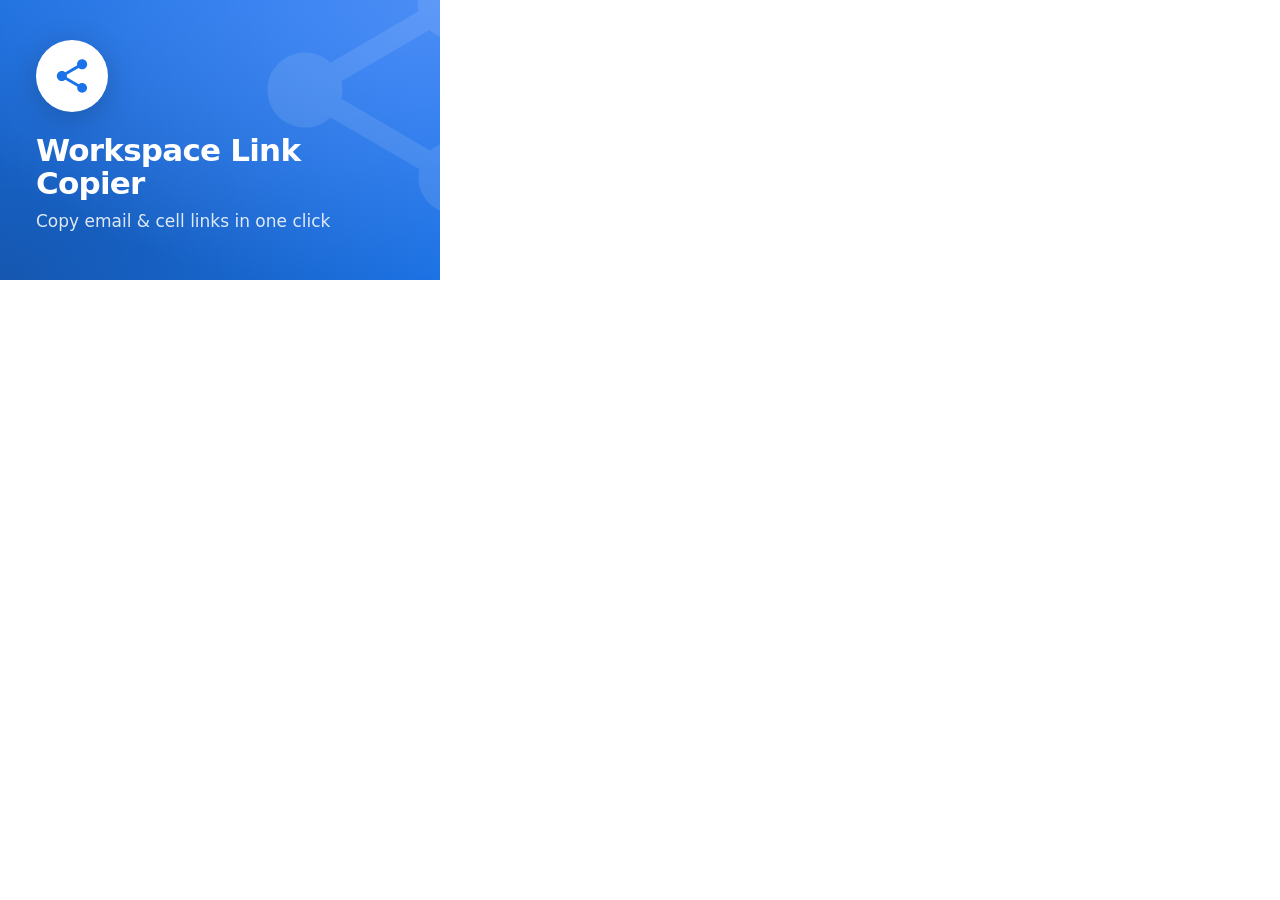
<file: store/src/promo-small.html>
<!doctype html>
<html lang="en"><head><meta charset="utf-8"><title>Small promo tile 440x280</title>
<link rel="stylesheet" href="../../docs/assets/site.css"><link rel="stylesheet" href="store.css"></head>
<body>
<div class="canvas blue" style="width:440px;height:280px">
  <svg class="motif" style="width:300px;height:300px;right:-90px;top:-60px;opacity:.10" viewBox="0 0 24 24"><path d="M18 16.08c-.76 0-1.44.3-1.96.77L8.91 12.7c.05-.23.09-.46.09-.7s-.04-.47-.09-.7l7.05-4.11c.54.5 1.25.81 2.04.81 1.66 0 3-1.34 3-3s-1.34-3-3-3-3 1.34-3 3c0 .24.04.47.09.7L8.04 9.81C7.5 9.31 6.79 9 6 9c-1.66 0-3 1.34-3 3s1.34 3 3 3c.79 0 1.5-.31 2.04-.81l7.12 4.16c-.05.21-.08.43-.08.65 0 1.61 1.31 2.92 2.92 2.92 1.61 0 2.92-1.31 2.92-2.92s-1.31-2.92-2.92-2.92z"/></svg>
  <div style="position:absolute;left:36px;top:40px;right:36px">
    <svg width="72" height="72" viewBox="0 0 128 128" style="display:block;filter:drop-shadow(0 6px 14px rgba(0,0,0,.18))"><circle cx="64" cy="64" r="64" fill="#fff"/><g transform="translate(28 28) scale(3)"><path fill="#1a73e8" d="M18 16.08c-.76 0-1.44.3-1.96.77L8.91 12.7c.05-.23.09-.46.09-.7s-.04-.47-.09-.7l7.05-4.11c.54.5 1.25.81 2.04.81 1.66 0 3-1.34 3-3s-1.34-3-3-3-3 1.34-3 3c0 .24.04.47.09.7L8.04 9.81C7.5 9.31 6.79 9 6 9c-1.66 0-3 1.34-3 3s1.34 3 3 3c.79 0 1.5-.31 2.04-.81l7.12 4.16c-.05.21-.08.43-.08.65 0 1.61 1.31 2.92 2.92 2.92 1.61 0 2.92-1.31 2.92-2.92s-1.31-2.92-2.92-2.92z"/></g></svg>
    <h1 class="headline" style="font-size:31px;margin-top:22px">Workspace Link Copier</h1>
    <p class="sub" style="font-size:17px;margin-top:8px">Copy email &amp; cell links in one click</p>
  </div>
</div>
</body></html>
</file>
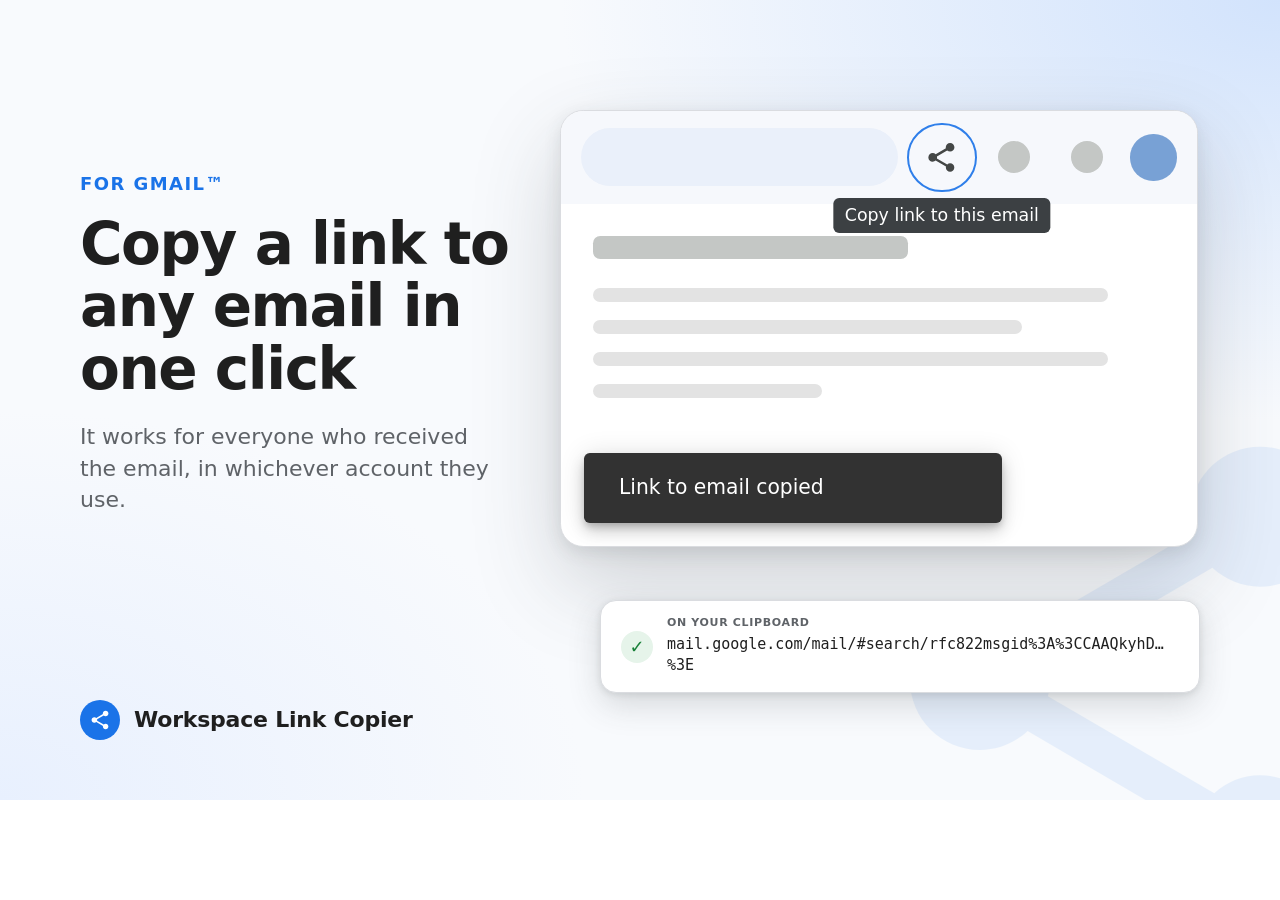
<file: store/src/screenshot-1-gmail.html>
<!doctype html>
<html lang="en"><head><meta charset="utf-8"><title>Screenshot 1: Gmail</title>
<link rel="stylesheet" href="../../docs/assets/site.css"><link rel="stylesheet" href="store.css"></head>
<body>
<div class="canvas" style="width:1280px;height:800px">
  <svg class="motif" style="width:560px;height:560px;right:-120px;bottom:-160px;color:#1a73e8" viewBox="0 0 24 24"><path d="M18 16.08c-.76 0-1.44.3-1.96.77L8.91 12.7c.05-.23.09-.46.09-.7s-.04-.47-.09-.7l7.05-4.11c.54.5 1.25.81 2.04.81 1.66 0 3-1.34 3-3s-1.34-3-3-3-3 1.34-3 3c0 .24.04.47.09.7L8.04 9.81C7.5 9.31 6.79 9 6 9c-1.66 0-3 1.34-3 3s1.34 3 3 3c.79 0 1.5-.31 2.04-.81l7.12 4.16c-.05.21-.08.43-.08.65 0 1.61 1.31 2.92 2.92 2.92 1.61 0 2.92-1.31 2.92-2.92s-1.31-2.92-2.92-2.92z"/></svg>

  <div style="position:absolute;left:80px;top:170px;width:430px">
    <p class="eyebrow">For Gmail™</p>
    <h1 class="headline" style="font-size:58px">Copy a link to any email in one click</h1>
    <p class="sub" style="font-size:22px">It works for everyone who received the email, in whichever account they use.</p>
  </div>

  <div style="position:absolute;left:560px;top:110px">
    <div class="mock-zoom" style="position:static;width:440px">
      <div class="mock">
        <div class="mock-bar">
          <div class="mock-pill"></div>
          <span class="demo-share"><svg viewBox="0 0 24 24"><path d="M18 16.08c-.76 0-1.44.3-1.96.77L8.91 12.7c.05-.23.09-.46.09-.7s-.04-.47-.09-.7l7.05-4.11c.54.5 1.25.81 2.04.81 1.66 0 3-1.34 3-3s-1.34-3-3-3-3 1.34-3 3c0 .24.04.47.09.7L8.04 9.81C7.5 9.31 6.79 9 6 9c-1.66 0-3 1.34-3 3s1.34 3 3 3c.79 0 1.5-.31 2.04-.81l7.12 4.16c-.05.21-.08.43-.08.65 0 1.61 1.31 2.92 2.92 2.92 1.61 0 2.92-1.31 2.92-2.92s-1.31-2.92-2.92-2.92z"/></svg><span class="mock-tooltip">Copy link to this email</span></span>
          <span class="mock-dot"></span><span class="mock-dot"></span><span class="mock-avatar"></span>
        </div>
        <div class="mock-body">
          <div class="mock-line head"></div>
          <div class="mock-line w90"></div><div class="mock-line w75"></div><div class="mock-line w90"></div><div class="mock-line w40"></div>
        </div>
        <div class="mock-snackbar">Link to email copied</div>
      </div>
    </div>
  </div>

  <div class="copied" style="left:600px;top:600px;width:600px">
    <span class="tick">✓</span>
    <span><span class="label">On your clipboard</span>mail.google.com/mail/#search/rfc822msgid%3A%3CCAAQkyhD…%3E</span>
  </div>

  <div class="lockup" style="position:absolute;left:80px;bottom:60px;font-size:22px">
    <img src="../../icons/icon.svg" width="40" height="40" alt="">Workspace Link Copier
  </div>
</div>
</body></html>
</file>
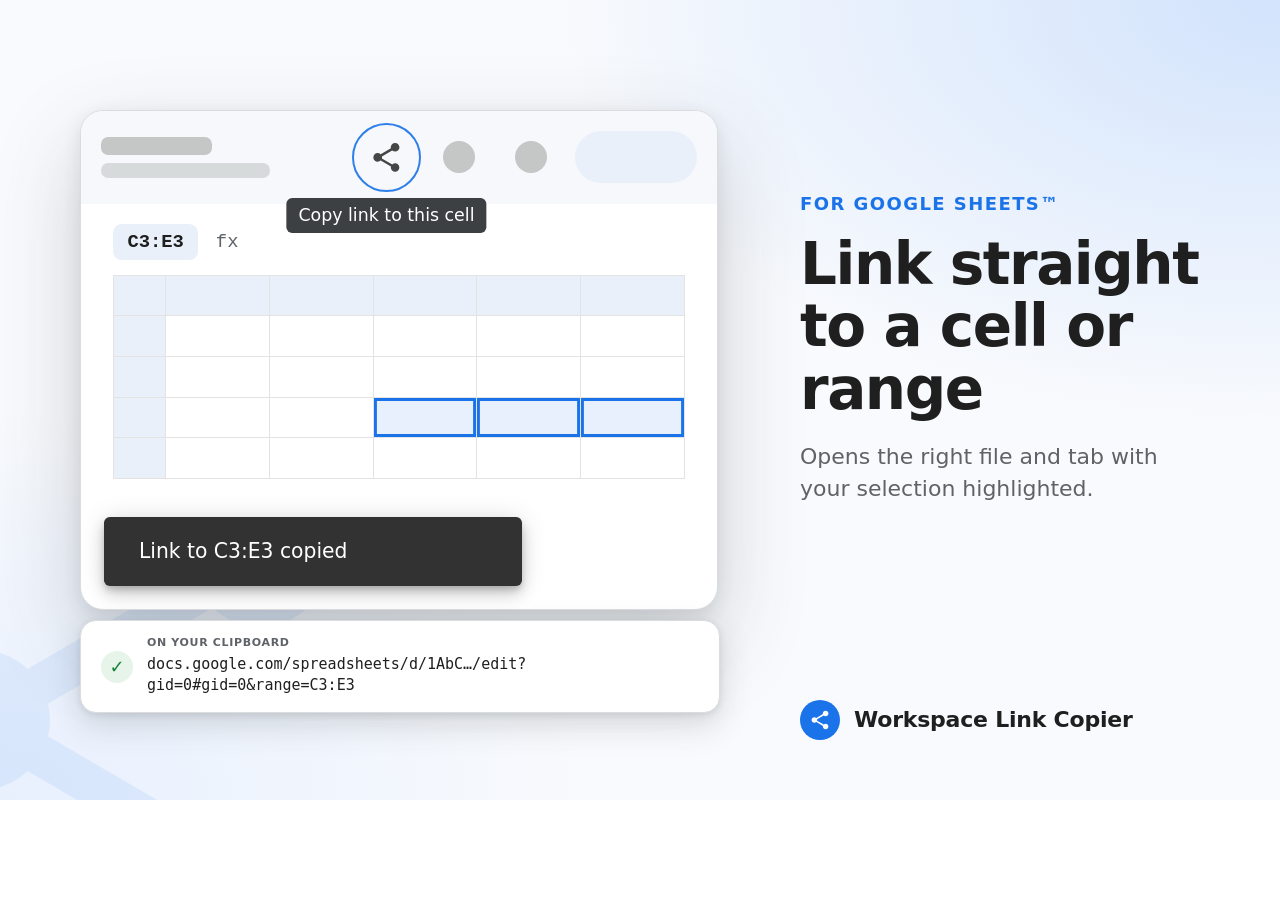
<file: store/src/screenshot-2-sheets.html>
<!doctype html>
<html lang="en"><head><meta charset="utf-8"><title>Screenshot 2: Sheets</title>
<link rel="stylesheet" href="../../docs/assets/site.css"><link rel="stylesheet" href="store.css"></head>
<body>
<div class="canvas" style="width:1280px;height:800px">
  <svg class="motif" style="width:560px;height:560px;left:-160px;bottom:-200px;color:#1a73e8" viewBox="0 0 24 24"><path d="M18 16.08c-.76 0-1.44.3-1.96.77L8.91 12.7c.05-.23.09-.46.09-.7s-.04-.47-.09-.7l7.05-4.11c.54.5 1.25.81 2.04.81 1.66 0 3-1.34 3-3s-1.34-3-3-3-3 1.34-3 3c0 .24.04.47.09.7L8.04 9.81C7.5 9.31 6.79 9 6 9c-1.66 0-3 1.34-3 3s1.34 3 3 3c.79 0 1.5-.31 2.04-.81l7.12 4.16c-.05.21-.08.43-.08.65 0 1.61 1.31 2.92 2.92 2.92 1.61 0 2.92-1.31 2.92-2.92s-1.31-2.92-2.92-2.92z"/></svg>

  <div style="position:absolute;left:80px;top:110px">
    <div class="mock-zoom" style="position:static;width:440px">
      <div class="mock">
        <div class="mock-bar">
          <div class="mock-title"><i></i><i></i></div>
          <span class="demo-share"><svg viewBox="0 0 24 24"><path d="M18 16.08c-.76 0-1.44.3-1.96.77L8.91 12.7c.05-.23.09-.46.09-.7s-.04-.47-.09-.7l7.05-4.11c.54.5 1.25.81 2.04.81 1.66 0 3-1.34 3-3s-1.34-3-3-3-3 1.34-3 3c0 .24.04.47.09.7L8.04 9.81C7.5 9.31 6.79 9 6 9c-1.66 0-3 1.34-3 3s1.34 3 3 3c.79 0 1.5-.31 2.04-.81l7.12 4.16c-.05.21-.08.43-.08.65 0 1.61 1.31 2.92 2.92 2.92 1.61 0 2.92-1.31 2.92-2.92s-1.31-2.92-2.92-2.92z"/></svg><span class="mock-tooltip">Copy link to this cell</span></span>
          <span class="mock-dot"></span><span class="mock-dot"></span><span class="mock-chip"></span>
        </div>
        <div class="mock-namebox"><b>C3:E3</b><span>fx</span></div>
        <div class="mock-grid">
          <div class="hdr"></div><div class="hdr"></div><div class="hdr"></div><div class="hdr"></div><div class="hdr"></div><div class="hdr"></div>
          <div class="hdr"></div><div></div><div></div><div></div><div></div><div></div>
          <div class="hdr"></div><div></div><div></div><div></div><div></div><div></div>
          <div class="hdr"></div><div></div><div></div><div class="sel"></div><div class="sel"></div><div class="sel"></div>
          <div class="hdr"></div><div></div><div></div><div></div><div></div><div></div>
        </div>
        <div class="mock-snackbar">Link to C3:E3 copied</div>
      </div>
    </div>
  </div>

  <div class="copied" style="left:80px;top:620px;width:640px">
    <span class="tick">✓</span>
    <span><span class="label">On your clipboard</span>docs.google.com/spreadsheets/d/1AbC…/edit?gid=0#gid=0&amp;range=C3:E3</span>
  </div>

  <div style="position:absolute;left:800px;top:190px;width:400px">
    <p class="eyebrow">For Google Sheets™</p>
    <h1 class="headline" style="font-size:58px">Link straight to a cell or range</h1>
    <p class="sub" style="font-size:22px">Opens the right file and tab with your selection highlighted.</p>
  </div>

  <div class="lockup" style="position:absolute;left:800px;bottom:60px;font-size:22px">
    <img src="../../icons/icon.svg" width="40" height="40" alt="">Workspace Link Copier
  </div>
</div>
</body></html>
</file>
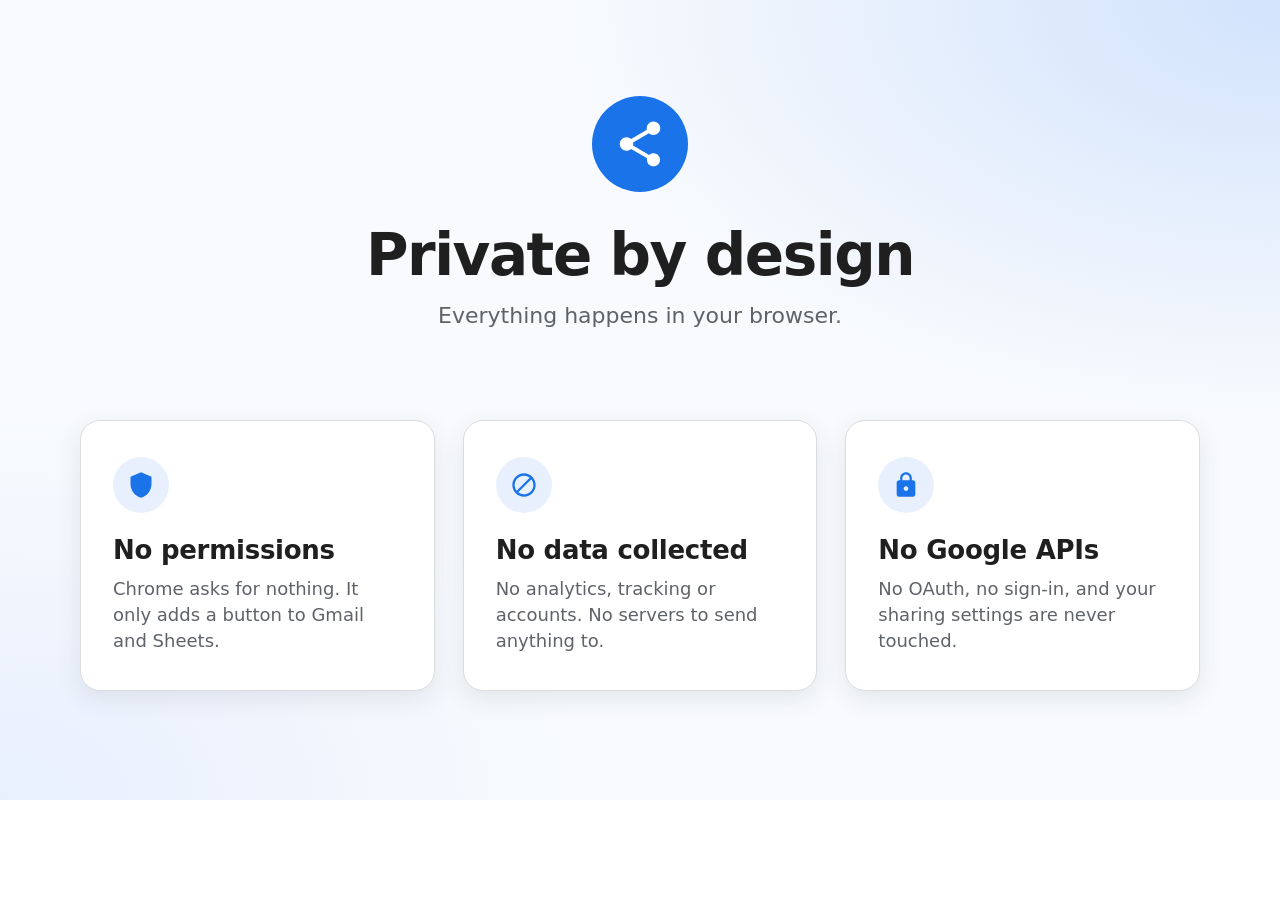
<file: store/src/screenshot-3-privacy.html>
<!doctype html>
<html lang="en"><head><meta charset="utf-8"><title>Screenshot 3: Privacy</title>
<link rel="stylesheet" href="../../docs/assets/site.css"><link rel="stylesheet" href="store.css">
<style>
  .pillar { background:#fff; border:1px solid var(--border); border-radius:20px; padding:36px 32px; box-shadow:0 8px 24px rgba(60,64,67,.10); }
  .pillar .ico { width:56px; height:56px; border-radius:50%; display:grid; place-items:center; background:var(--accent-soft); color:var(--accent); font:700 26px/1 var(--font); margin-bottom:22px; }
  .pillar h2 { font-size:26px; margin:0 0 10px; letter-spacing:-.01em; }
  .pillar p { font-size:18px; line-height:1.45; color:var(--muted); margin:0; }
</style></head>
<body>
<div class="canvas" style="width:1280px;height:800px">
  <div style="position:absolute;left:0;right:0;top:96px;text-align:center">
    <img src="../../icons/icon.svg" width="96" height="96" alt="">
    <h1 class="headline" style="font-size:58px;margin-top:24px">Private by design</h1>
    <p class="sub" style="font-size:22px;margin-top:14px">Everything happens in your browser.</p>
  </div>
  <div style="position:absolute;left:80px;right:80px;top:420px;display:grid;grid-template-columns:repeat(3,1fr);gap:28px">
    <div class="pillar"><div class="ico"><svg width="28" height="28" viewBox="0 0 24 24" fill="currentColor"><path d="M12 1L3 5v6c0 5.55 3.84 10.74 9 12 5.16-1.26 9-6.45 9-12V5l-9-4z"/></svg></div><h2>No permissions</h2><p>Chrome asks for nothing. It only adds a button to Gmail and Sheets.</p></div>
    <div class="pillar"><div class="ico"><svg width="28" height="28" viewBox="0 0 24 24" fill="currentColor"><path d="M12 2C6.48 2 2 6.48 2 12s4.48 10 10 10 10-4.48 10-10S17.52 2 12 2zM4 12c0-4.42 3.58-8 8-8 1.85 0 3.55.63 4.9 1.69L5.69 16.9C4.63 15.55 4 13.85 4 12zm8 8c-1.85 0-3.55-.63-4.9-1.69L18.31 7.1C19.37 8.45 20 10.15 20 12c0 4.42-3.58 8-8 8z"/></svg></div><h2>No data collected</h2><p>No analytics, tracking or accounts. No servers to send anything to.</p></div>
    <div class="pillar"><div class="ico"><svg width="28" height="28" viewBox="0 0 24 24" fill="currentColor"><path d="M18 8h-1V6c0-2.76-2.24-5-5-5S7 3.24 7 6v2H6c-1.1 0-2 .9-2 2v10c0 1.1.9 2 2 2h12c1.1 0 2-.9 2-2V10c0-1.1-.9-2-2-2zm-6 9c-1.1 0-2-.9-2-2s.9-2 2-2 2 .9 2 2-.9 2-2 2zm3.1-9H8.9V6c0-1.71 1.39-3.1 3.1-3.1 1.71 0 3.1 1.39 3.1 3.1v2z"/></svg></div><h2>No Google APIs</h2><p>No OAuth, no sign-in, and your sharing settings are never touched.</p></div>
  </div>
</div>
</body></html>
</file>
<file: docs/assets/site.css>
/* Workspace Link Copier — project site */

:root {
  --bg: #ffffff;
  --surface: #f6f8fc;
  --surface-2: #eaf0fa;
  --text: #1f1f1f;
  --muted: #5f6368;
  --border: #dadce0;
  --accent: #1a73e8;
  --accent-hover: #1765cc;
  --accent-ink: #ffffff;
  --accent-soft: #e8f0fe;
  --code-bg: #f1f3f4;
  --mock-bg: #ffffff;
  --mock-bar: #f6f8fc;
  --mock-icon: #c4c7c5;
  --mock-line: #e3e3e3;
  --icon: #444746;
  --tooltip-bg: #3c4043;
  --tooltip-ink: #ffffff;
  --snackbar: #323232;
  --strike: #b3261e;
  --ok: #188038;
  --shadow: 0 1px 2px rgba(60, 64, 67, 0.15), 0 2px 6px 2px rgba(60, 64, 67, 0.08);
  --radius: 16px;
  --font: system-ui, -apple-system, "Segoe UI", Roboto, "Helvetica Neue", Arial, sans-serif;
  --mono: ui-monospace, SFMono-Regular, Consolas, "Liberation Mono", Menlo, monospace;
  color-scheme: light;
}

@media (prefers-color-scheme: dark) {
  :root {
    --bg: #131314;
    --surface: #1b1c1d;
    --surface-2: #232527;
    --text: #e3e3e3;
    --muted: #9aa0a6;
    --border: #3c4043;
    --accent: #8ab4f8;
    --accent-hover: #aecbfa;
    --accent-ink: #062e6f;
    --accent-soft: #1d2f4d;
    --code-bg: #2a2b2d;
    --mock-bg: #1f1f1f;
    --mock-bar: #282a2c;
    --mock-icon: #5f6368;
    --mock-line: #3c4043;
    --icon: #c4c7c5;
    --tooltip-bg: #e8eaed;
    --tooltip-ink: #202124;
    --strike: #f2b8b5;
    --ok: #81c995;
    --shadow: 0 1px 3px rgba(0, 0, 0, 0.5), 0 4px 8px 3px rgba(0, 0, 0, 0.25);
    color-scheme: dark;
  }
}

*,
*::before,
*::after {
  box-sizing: border-box;
}

html {
  scroll-behavior: smooth;
}

body {
  margin: 0;
  background: var(--bg);
  color: var(--text);
  font: 400 16px/1.6 var(--font);
  -webkit-font-smoothing: antialiased;
}

a {
  color: var(--accent);
  text-underline-offset: 2px;
}

a:hover {
  color: var(--accent-hover);
}

code {
  font-family: var(--mono);
  font-size: 0.875em;
  background: var(--code-bg);
  padding: 0.1em 0.35em;
  border-radius: 4px;
  overflow-wrap: anywhere;
}

kbd {
  font-family: var(--font);
  font-size: 0.85em;
  border: 1px solid var(--border);
  border-bottom-width: 2px;
  border-radius: 4px;
  padding: 0 0.4em;
  background: var(--surface);
}

.wrap {
  width: 100%;
  max-width: 1080px;
  margin: 0 auto;
  padding: 0 24px;
}

@media (max-width: 600px) {
  .wrap {
    padding: 0 16px;
  }
}

/* ---------------------------------------------------------------- nav */

.nav {
  position: sticky;
  top: 0;
  z-index: 10;
  background: color-mix(in srgb, var(--bg) 88%, transparent);
  backdrop-filter: saturate(1.4) blur(10px);
  border-bottom: 1px solid var(--border);
}

.nav .wrap {
  display: flex;
  align-items: center;
  gap: 24px;
  height: 64px;
}

.brand {
  display: flex;
  align-items: center;
  gap: 10px;
  color: var(--text);
  text-decoration: none;
  font-weight: 600;
  white-space: nowrap;
}

.brand:hover {
  color: var(--text);
}

.brand img {
  width: 32px;
  height: 32px;
}

.nav-links {
  display: flex;
  gap: 4px;
  margin-left: auto;
}

.nav-links a {
  color: var(--muted);
  text-decoration: none;
  font-size: 14px;
  font-weight: 500;
  padding: 8px 12px;
  border-radius: 999px;
}

.nav-links a:hover {
  color: var(--text);
  background: var(--surface-2);
}

@media (max-width: 720px) {
  .nav-links a:not(.keep) {
    display: none;
  }
}

.nav-links .nav-star {
  color: var(--accent);
  border: 1px solid var(--border);
  margin-left: 8px;
}

.nav-links .nav-star span {
  color: #f4b400;
}

.nav-links .nav-star:hover {
  color: var(--accent);
  background: var(--accent-soft);
}

@media (max-width: 420px) {
  .brand {
    font-size: 15px;
  }

  .nav-links .nav-star {
    padding: 8px 10px;
    margin-left: 0;
  }
}

/* ---------------------------------------------------------------- star call to action */

.star-cta {
  text-align: center;
  padding: 72px 0;
}

.star-cta .star-glyph {
  display: inline-grid;
  place-items: center;
  width: 64px;
  height: 64px;
  margin-bottom: 16px;
  border-radius: 50%;
  background: color-mix(in srgb, #f4b400 18%, transparent);
  color: #f4b400;
  font-size: 34px;
  line-height: 1;
}

.star-cta p {
  max-width: 560px;
  margin: 0 auto 28px;
  color: var(--muted);
}

/* ---------------------------------------------------------------- buttons */

.btn {
  display: inline-flex;
  align-items: center;
  gap: 8px;
  height: 48px;
  padding: 0 24px;
  border-radius: 999px;
  font: 500 15px/1 var(--font);
  text-decoration: none;
  border: 1px solid transparent;
  transition: background-color 150ms, box-shadow 150ms;
}

.btn svg {
  width: 20px;
  height: 20px;
  fill: currentColor;
}

.btn-primary {
  background: var(--accent);
  color: var(--accent-ink);
}

.btn-primary:hover {
  background: var(--accent-hover);
  color: var(--accent-ink);
  box-shadow: var(--shadow);
}

.btn-secondary {
  border-color: var(--border);
  color: var(--accent);
  background: transparent;
}

.btn-secondary:hover {
  background: var(--accent-soft);
}

.btn:focus-visible,
.demo-share:focus-visible {
  outline: 2px solid var(--accent);
  outline-offset: 2px;
}

/* ---------------------------------------------------------------- hero */

.hero {
  padding: 72px 0 56px;
  text-align: center;
}

.hero-icon {
  width: 88px;
  height: 88px;
  margin-bottom: 24px;
}

.hero h1 {
  font-size: clamp(34px, 6vw, 56px);
  line-height: 1.1;
  letter-spacing: -0.02em;
  margin: 0 auto 20px;
  max-width: 16ch;
  font-weight: 700;
}

.hero .lede {
  font-size: clamp(17px, 2.2vw, 20px);
  color: var(--muted);
  max-width: 640px;
  margin: 0 auto 32px;
}

.cta {
  display: flex;
  flex-wrap: wrap;
  justify-content: center;
  gap: 12px;
}

.badges {
  display: flex;
  flex-wrap: wrap;
  justify-content: center;
  gap: 8px 20px;
  margin-top: 28px;
  padding: 0;
  list-style: none;
  color: var(--muted);
  font-size: 14px;
}

.badges li::before {
  content: "✓";
  color: var(--ok);
  font-weight: 700;
  margin-right: 6px;
}

/* ---------------------------------------------------------------- sections */

section {
  padding: 56px 0;
}

.section-alt {
  background: var(--surface);
}

.eyebrow {
  color: var(--accent);
  font-size: 13px;
  font-weight: 600;
  letter-spacing: 0.08em;
  text-transform: uppercase;
  margin: 0 0 8px;
}

h2 {
  font-size: clamp(26px, 4vw, 36px);
  line-height: 1.2;
  letter-spacing: -0.01em;
  margin: 0 0 16px;
}

h3 {
  font-size: 20px;
  line-height: 1.3;
  margin: 0 0 8px;
}

.section-head {
  max-width: 680px;
  margin-bottom: 40px;
}

.section-head p {
  color: var(--muted);
  margin: 0;
}

/* ---------------------------------------------------------------- before / after */

.compare {
  display: grid;
  grid-template-columns: repeat(2, minmax(0, 1fr));
  gap: 24px;
}

@media (max-width: 760px) {
  .compare {
    grid-template-columns: minmax(0, 1fr);
  }
}

.card {
  background: var(--bg);
  border: 1px solid var(--border);
  border-radius: var(--radius);
  padding: 28px;
}

.card h3 {
  display: flex;
  align-items: baseline;
  justify-content: space-between;
  gap: 12px;
}

.count {
  font-size: 14px;
  font-weight: 500;
  color: var(--muted);
  white-space: nowrap;
}

.steps-old {
  margin: 16px 0 20px;
  padding-left: 22px;
  color: var(--muted);
}

.steps-old li {
  text-decoration: line-through;
  text-decoration-color: color-mix(in srgb, var(--strike) 70%, transparent);
}

.step-new {
  display: flex;
  align-items: center;
  gap: 12px;
  padding: 12px 16px;
  border-radius: 12px;
  background: var(--accent-soft);
  font-weight: 500;
}

.step-new .glyph {
  flex: none;
  width: 36px;
  height: 36px;
  border-radius: 50%;
  display: grid;
  place-items: center;
  background: var(--accent);
  color: var(--accent-ink);
}

.step-new .glyph svg {
  width: 20px;
  height: 20px;
  fill: currentColor;
}

/* ---------------------------------------------------------------- features */

.feature {
  display: grid;
  grid-template-columns: minmax(0, 1fr) minmax(0, 1.15fr);
  gap: 48px;
  align-items: center;
}

.feature + .feature {
  margin-top: 72px;
}

.feature.flip .feature-copy {
  order: 2;
}

@media (max-width: 860px) {
  .feature {
    grid-template-columns: minmax(0, 1fr);
    gap: 28px;
  }

  .feature.flip .feature-copy {
    order: 0;
  }
}

.feature-copy p {
  color: var(--muted);
}

.feature-copy ul {
  padding-left: 20px;
  color: var(--muted);
}

.feature-copy li + li {
  margin-top: 6px;
}

.link-sample {
  margin-top: 20px;
  padding: 14px 16px;
  border-radius: 12px;
  background: var(--code-bg);
  font: 13px/1.5 var(--mono);
  color: var(--text);
  overflow-wrap: anywhere;
}

.link-sample span {
  display: block;
  font: 600 11px/1 var(--font);
  letter-spacing: 0.06em;
  text-transform: uppercase;
  color: var(--muted);
  margin-bottom: 8px;
}

/* ---------------------------------------------------------------- mock UI */

.mock {
  position: relative;
  background: var(--mock-bg);
  border: 1px solid var(--border);
  border-radius: var(--radius);
  box-shadow: var(--shadow);
  overflow: hidden;
  min-height: 300px;
}

.mock-bar {
  display: flex;
  align-items: center;
  gap: 10px;
  height: 64px;
  padding: 0 14px;
  background: var(--mock-bar);
}

.mock-pill {
  flex: 1;
  min-width: 0;
  height: 40px;
  border-radius: 999px;
  background: var(--surface-2);
}

.mock-title {
  display: flex;
  flex-direction: column;
  gap: 6px;
  flex: 1;
  min-width: 0;
}

.mock-title i {
  display: block;
  height: 10px;
  border-radius: 5px;
  background: var(--mock-icon);
}

.mock-title i:first-child {
  width: 46%;
  height: 12px;
}

.mock-title i:last-child {
  width: 70%;
  opacity: 0.6;
}

.mock-dot {
  flex: none;
  width: 22px;
  height: 22px;
  margin: 9px;
  border-radius: 50%;
  background: var(--mock-icon);
}

.mock-avatar {
  flex: none;
  width: 32px;
  height: 32px;
  border-radius: 50%;
  background: color-mix(in srgb, var(--accent) 45%, var(--mock-icon));
}

.mock-chip {
  flex: none;
  width: 84px;
  height: 36px;
  border-radius: 999px;
  background: var(--surface-2);
}

.demo-share {
  position: relative;
  flex: none;
  width: 40px;
  height: 40px;
  border: 0;
  padding: 0;
  border-radius: 50%;
  display: grid;
  place-items: center;
  background: transparent;
  color: var(--icon);
  cursor: pointer;
  transition: background-color 150ms;
}

.demo-share svg {
  width: 24px;
  height: 24px;
  fill: currentColor;
}

.demo-share:hover {
  background: color-mix(in srgb, currentColor 8%, transparent);
}

.demo-share:active {
  background: color-mix(in srgb, currentColor 12%, transparent);
}

/* attention ring so the eye finds the button in the mock */
.demo-share::after {
  content: "";
  position: absolute;
  inset: -4px;
  border-radius: 50%;
  border: 2px solid var(--accent);
  animation: pulse 2.4s ease-out infinite;
  pointer-events: none;
}

@keyframes pulse {
  0% {
    opacity: 0.9;
    transform: scale(0.9);
  }
  70%,
  100% {
    opacity: 0;
    transform: scale(1.35);
  }
}

.mock-tooltip {
  position: absolute;
  top: calc(100% + 8px);
  left: 50%;
  transform: translateX(-50%);
  white-space: nowrap;
  padding: 4px 8px;
  border-radius: 4px;
  background: var(--tooltip-bg);
  color: var(--tooltip-ink);
  font: 500 12px/16px var(--font);
  pointer-events: none;
}

.mock-body {
  padding: 22px 22px 90px;
}

.mock-line {
  height: 10px;
  border-radius: 5px;
  background: var(--mock-line);
  margin-bottom: 12px;
}

.mock-line.w90 {
  width: 90%;
}

.mock-line.w75 {
  width: 75%;
}

.mock-line.w60 {
  width: 60%;
}

.mock-line.w40 {
  width: 40%;
}

.mock-line.head {
  height: 16px;
  width: 55%;
  background: var(--mock-icon);
  margin-bottom: 20px;
}

.mock-grid {
  display: grid;
  grid-template-columns: 36px repeat(5, 1fr);
  border-top: 1px solid var(--mock-line);
  border-left: 1px solid var(--mock-line);
  margin: 0 22px 90px;
}

.mock-grid div {
  height: 28px;
  border-right: 1px solid var(--mock-line);
  border-bottom: 1px solid var(--mock-line);
}

.mock-grid .hdr {
  background: var(--surface-2);
}

.mock-grid .sel {
  background: var(--accent-soft);
  box-shadow: inset 0 0 0 2px var(--accent);
}

.mock-namebox {
  display: flex;
  align-items: center;
  gap: 12px;
  margin: 14px 22px 10px;
  font: 500 13px/1 var(--mono);
  color: var(--muted);
}

.mock-namebox b {
  padding: 6px 10px;
  border-radius: 6px;
  background: var(--surface-2);
  color: var(--text);
}

.mock-snackbar {
  position: absolute;
  left: 16px;
  bottom: 16px;
  min-width: min(288px, calc(100% - 32px));
  padding: 14px 24px;
  border-radius: 4px;
  background: var(--snackbar);
  color: #fff;
  font: 400 14px/20px var(--font);
  box-shadow: 0 3px 5px -1px rgba(0, 0, 0, 0.2), 0 6px 10px rgba(0, 0, 0, 0.14), 0 1px 18px rgba(0, 0, 0, 0.12);
  transition: opacity 150ms, transform 150ms;
}

.mock-snackbar[hidden] {
  display: block;
  opacity: 0;
  transform: translateY(12px);
}

.mock-hint {
  position: absolute;
  right: 16px;
  bottom: 20px;
  font-size: 12px;
  color: var(--muted);
}

/* ---------------------------------------------------------------- install */

.steps {
  counter-reset: step;
  display: grid;
  grid-template-columns: repeat(4, minmax(0, 1fr));
  gap: 20px;
  padding: 0;
  margin: 0 0 32px;
  list-style: none;
}

@media (max-width: 900px) {
  .steps {
    grid-template-columns: repeat(2, minmax(0, 1fr));
  }
}

@media (max-width: 520px) {
  .steps {
    grid-template-columns: minmax(0, 1fr);
  }
}

.browser-head {
  margin: 0 0 16px;
  font-size: 22px;
}

.steps li {
  counter-increment: step;
  background: var(--bg);
  border: 1px solid var(--border);
  border-radius: var(--radius);
  padding: 24px;
}

.steps li::before {
  content: counter(step);
  display: grid;
  place-items: center;
  width: 32px;
  height: 32px;
  margin-bottom: 14px;
  border-radius: 50%;
  background: var(--accent-soft);
  color: var(--accent);
  font-weight: 700;
}

.steps h3 {
  font-size: 17px;
}

.steps p {
  margin: 0;
  color: var(--muted);
  font-size: 15px;
}

.note {
  border-left: 3px solid var(--accent);
  background: var(--accent-soft);
  padding: 14px 18px;
  border-radius: 0 12px 12px 0;
  font-size: 15px;
}

/* ---------------------------------------------------------------- privacy cards */

.pillars {
  display: grid;
  grid-template-columns: repeat(3, minmax(0, 1fr));
  gap: 20px;
  margin-bottom: 28px;
}

@media (max-width: 760px) {
  .pillars {
    grid-template-columns: minmax(0, 1fr);
  }
}

.pillars .card p {
  margin: 0;
  color: var(--muted);
  font-size: 15px;
}

/* ---------------------------------------------------------------- limitations */

.limits {
  display: grid;
  gap: 12px;
  padding: 0;
  margin: 0;
  list-style: none;
}

.limits li {
  padding: 16px 20px;
  border: 1px solid var(--border);
  border-radius: 12px;
  color: var(--muted);
}

.limits strong {
  color: var(--text);
}

/* ---------------------------------------------------------------- prose (privacy page) */

.prose {
  max-width: 720px;
  padding: 56px 0 72px;
}

.prose h1 {
  font-size: clamp(30px, 5vw, 42px);
  line-height: 1.15;
  margin: 0 0 8px;
}

.prose .updated {
  color: var(--muted);
  margin: 0 0 32px;
}

.prose h2 {
  font-size: 22px;
  margin: 40px 0 12px;
}

.prose ul {
  padding-left: 22px;
}

.prose li + li {
  margin-top: 8px;
}

/* ---------------------------------------------------------------- footer */

footer {
  border-top: 1px solid var(--border);
  padding: 32px 0 48px;
  color: var(--muted);
  font-size: 14px;
}

footer .wrap {
  display: grid;
  gap: 8px;
}

footer p {
  margin: 0;
}

footer nav {
  display: flex;
  flex-wrap: wrap;
  gap: 16px;
  margin-bottom: 8px;
}

.dev {
  display: flex;
  flex-wrap: wrap;
  align-items: center;
  gap: 8px 20px;
  padding-bottom: 20px;
  margin-bottom: 12px;
  border-bottom: 1px solid var(--border);
  color: var(--text);
}

.dev strong {
  font-weight: 600;
}

.dev a {
  display: inline-flex;
  align-items: center;
  gap: 6px;
  color: var(--muted);
  text-decoration: none;
  font-weight: 500;
}

.dev a:hover {
  color: var(--accent);
}

.dev svg {
  width: 18px;
  height: 18px;
  fill: currentColor;
}

@media (prefers-reduced-motion: reduce) {
  html {
    scroll-behavior: auto;
  }

  .demo-share::after {
    animation: none;
    opacity: 0;
  }

  .mock-snackbar {
    transition: none;
  }
}
</file>
<file: store/src/store.css>
/* Shared styles for the Chrome Web Store / brand image templates (rendered by headless Chrome). */

:root,
:root:not(#x) {
  --bg: #ffffff;
  --surface: #f6f8fc;
  --surface-2: #eaf0fa;
  --text: #1f1f1f;
  --muted: #5f6368;
  --border: #dadce0;
  --accent: #1a73e8;
  --accent-soft: #e8f0fe;
  --code-bg: #f1f3f4;
  --mock-bg: #ffffff;
  --mock-bar: #f6f8fc;
  --mock-icon: #c4c7c5;
  --mock-line: #e3e3e3;
  --icon: #444746;
  --tooltip-bg: #3c4043;
  --tooltip-ink: #ffffff;
  --ok: #188038;
  --font: "Segoe UI Variable Display", "Segoe UI", system-ui, Roboto, Arial, sans-serif;
  color-scheme: light;
}

html,
body {
  margin: 0;
  overflow: hidden;
  -webkit-font-smoothing: antialiased;
}

.canvas {
  position: relative;
  overflow: hidden;
  font-family: var(--font);
  color: var(--text);
  background:
    radial-gradient(1200px 700px at 100% 0%, #d2e3fc 0%, transparent 60%),
    radial-gradient(900px 600px at 0% 100%, #e8f0fe 0%, transparent 65%),
    #f8fafd;
}

.canvas.blue {
  color: #fff;
  background:
    radial-gradient(900px 500px at 100% 0%, #4c8df6 0%, transparent 60%),
    radial-gradient(700px 500px at 0% 100%, #1557b0 0%, transparent 70%),
    #1a73e8;
}

/* decorative share-graph motif */
.motif {
  position: absolute;
  opacity: 0.08;
  fill: currentColor;
  pointer-events: none;
}

.lockup {
  display: flex;
  align-items: center;
  gap: 14px;
  font-weight: 600;
  letter-spacing: -0.01em;
}

.lockup img {
  display: block;
}

.eyebrow {
  margin: 0 0 14px;
  font-size: 18px;
  font-weight: 600;
  letter-spacing: 0.08em;
  text-transform: uppercase;
  color: var(--accent);
}

.headline {
  margin: 0;
  font-weight: 700;
  letter-spacing: -0.025em;
  line-height: 1.08;
}

.sub {
  margin: 20px 0 0;
  color: var(--muted);
  line-height: 1.45;
}

.blue .sub {
  color: rgba(255, 255, 255, 0.86);
}

/* the "copied link" card */
.copied {
  position: absolute;
  display: flex;
  align-items: center;
  gap: 14px;
  padding: 16px 20px;
  border-radius: 16px;
  background: #fff;
  border: 1px solid var(--border);
  box-shadow: 0 12px 32px rgba(60, 64, 67, 0.18), 0 2px 6px rgba(60, 64, 67, 0.12);
  font: 500 15px/1.4 ui-monospace, Consolas, monospace;
  color: var(--text);
}

.copied .tick {
  flex: none;
  display: grid;
  place-items: center;
  width: 32px;
  height: 32px;
  border-radius: 50%;
  background: #e6f4ea;
  color: var(--ok);
  font: 700 18px/1 var(--font);
}

.copied .label {
  display: block;
  font: 600 11px/1 var(--font);
  letter-spacing: 0.06em;
  text-transform: uppercase;
  color: var(--muted);
  margin-bottom: 6px;
}

/* make the website mock crisp and large */
.mock-zoom {
  position: absolute;
  zoom: 1.45;
}

.mock-zoom .mock {
  box-shadow: 0 24px 60px rgba(60, 64, 67, 0.22), 0 4px 12px rgba(60, 64, 67, 0.12);
}

.mock-zoom .demo-share::after {
  animation: none;
  opacity: 0.9;
  transform: none;
}

.mock-zoom .mock-snackbar[hidden] {
  opacity: 1;
  transform: none;
}
</file>
